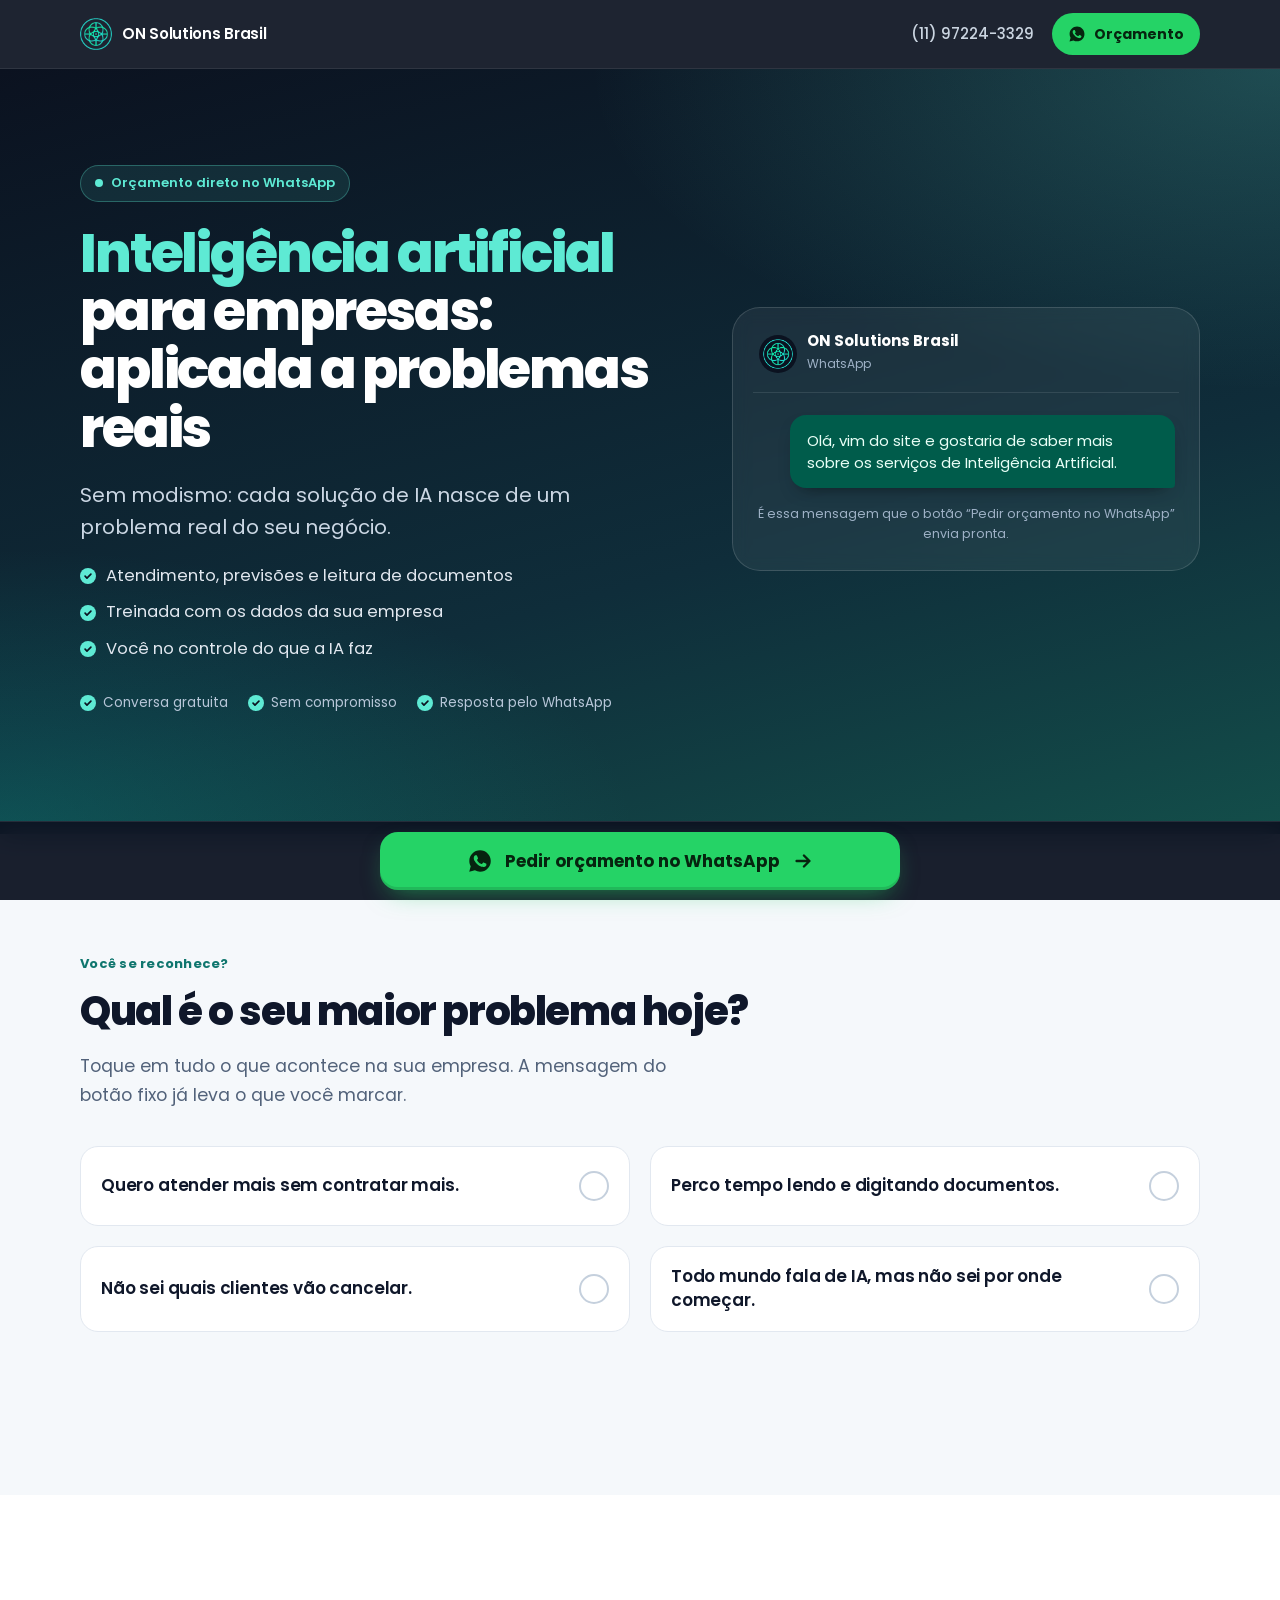
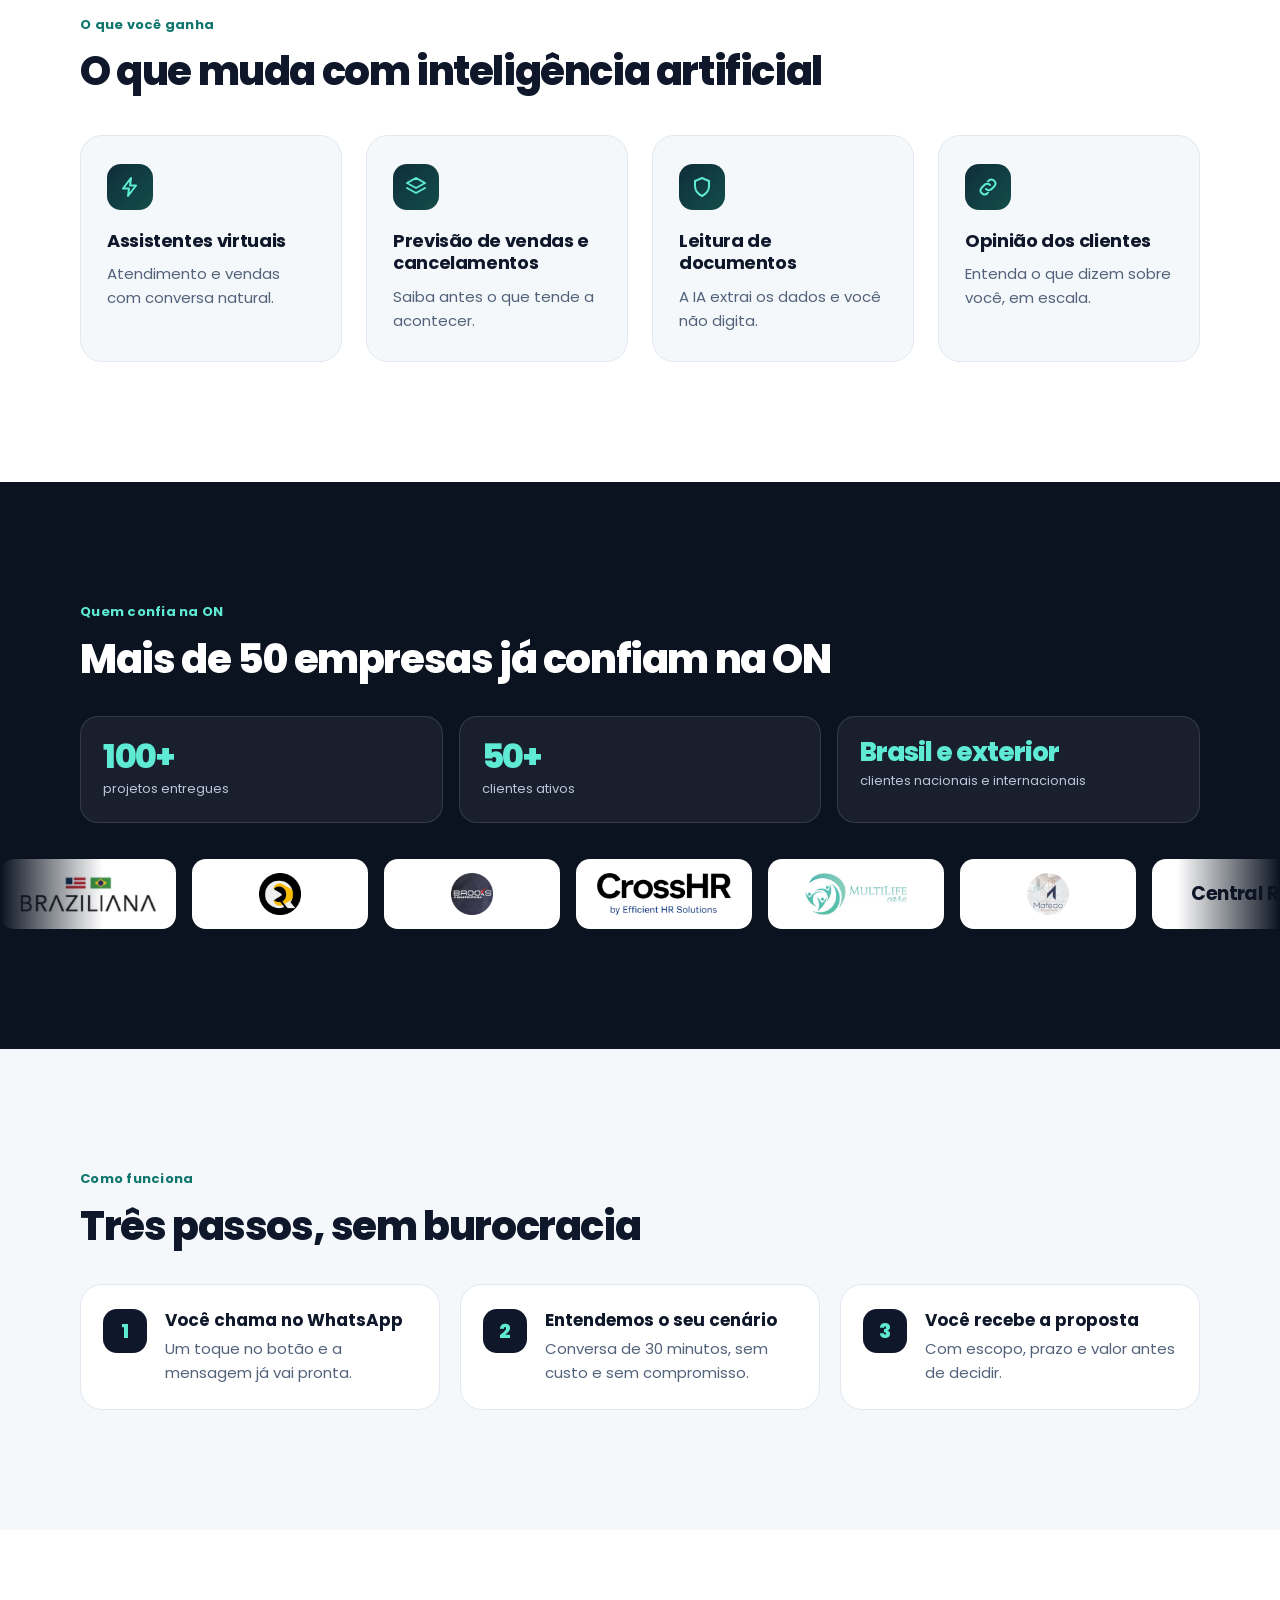
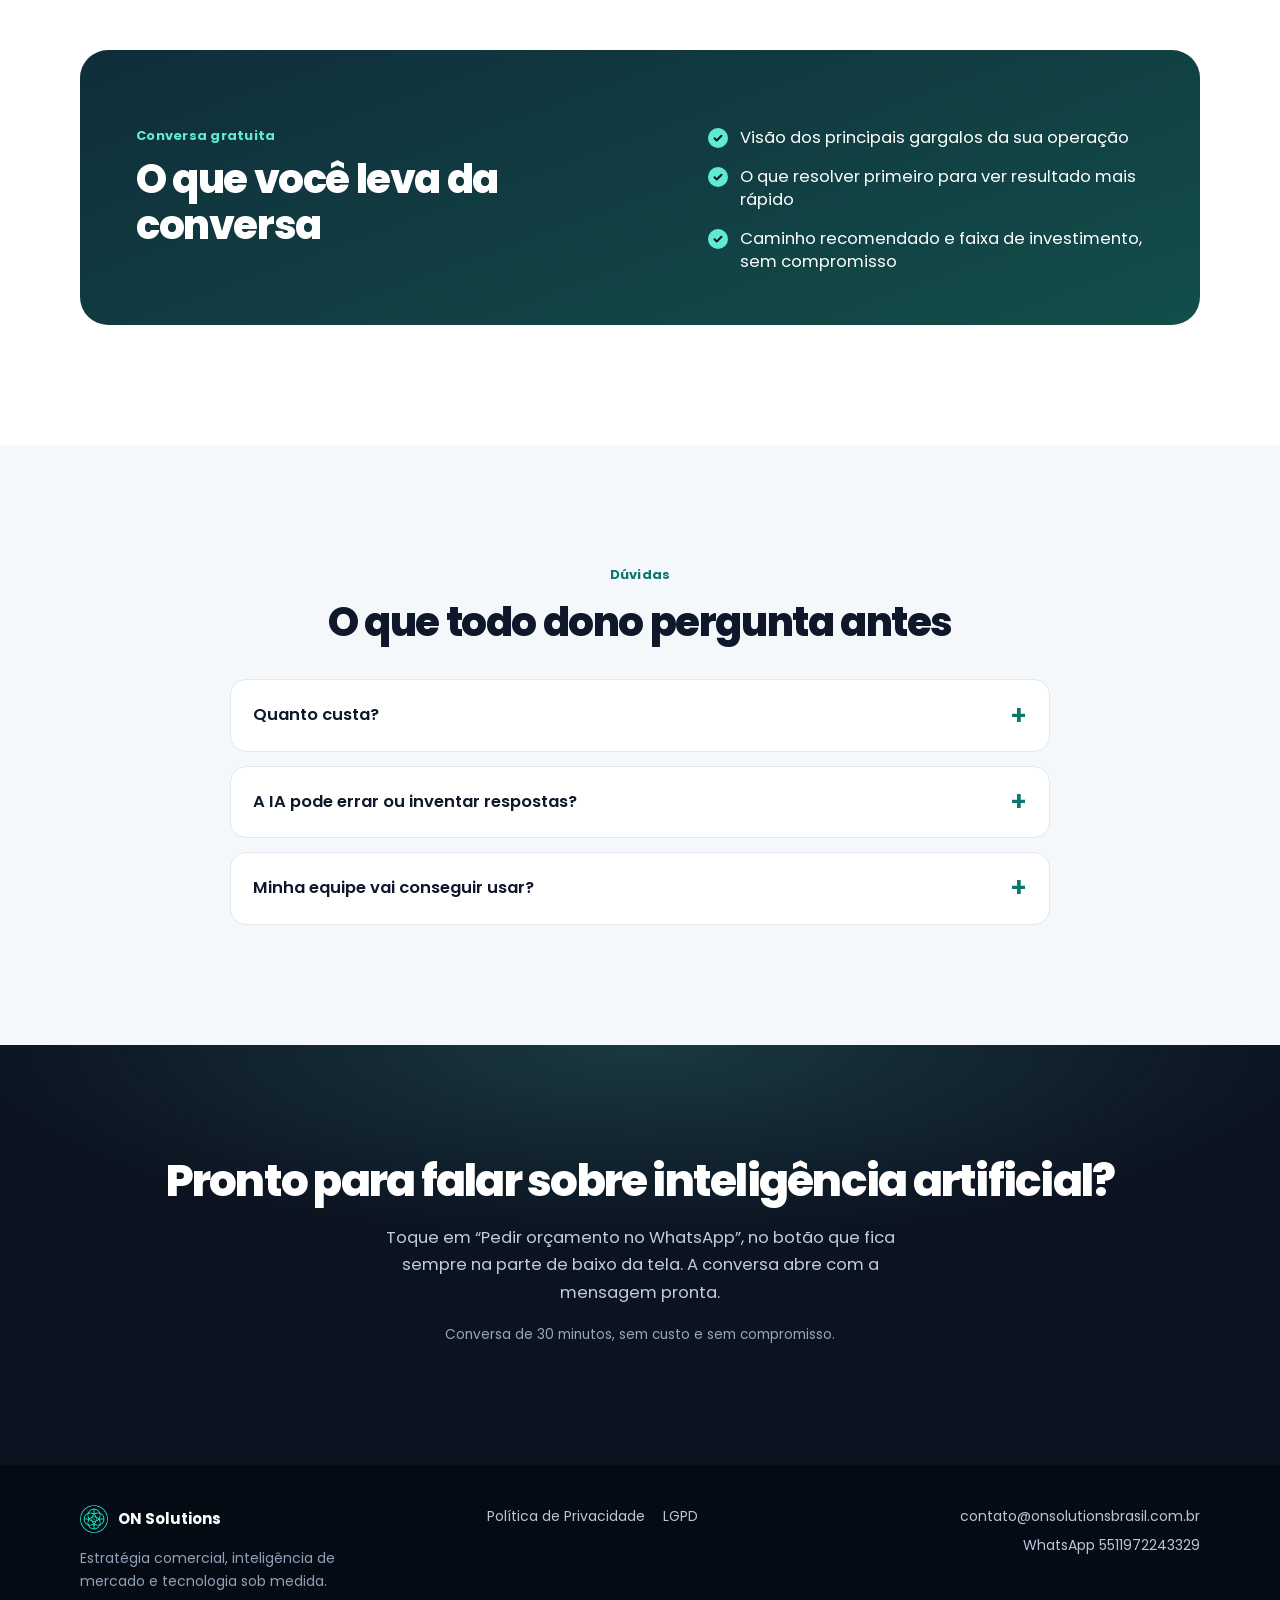
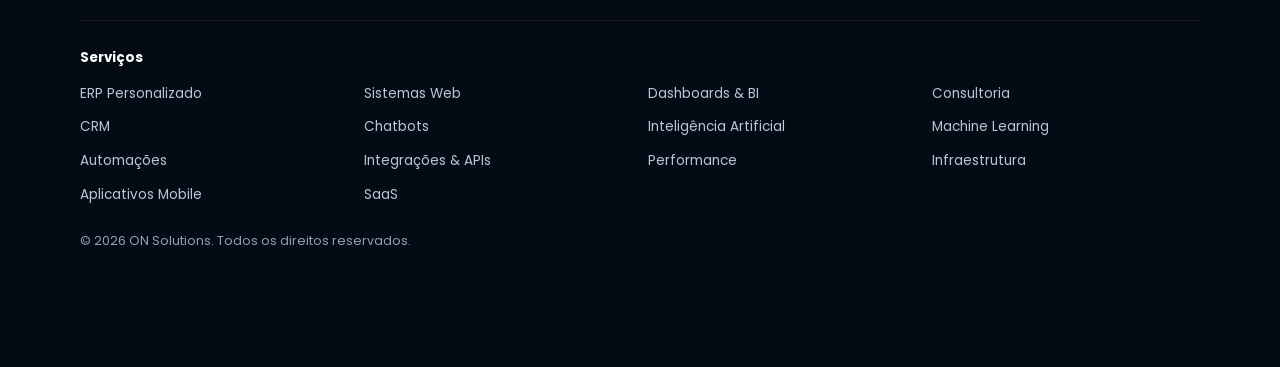
<file: index.html>
<!DOCTYPE html>
<html lang="pt-BR">
<head>
<meta charset="UTF-8">
<meta name="viewport" content="width=device-width, initial-scale=1, viewport-fit=cover">
<meta name="theme-color" content="#0B1220">
<title>IA Para Empresas | ON Solutions Brasil</title>
<meta name="description" content="Sem modismo: cada solução de IA nasce de um problema real do seu negócio.">
<meta name="robots" content="noindex,follow">
<link rel="canonical" href="https://onsolutionsbrasil.com.br/lp/inteligencia-artificial-para-empresas/">
<link rel="icon" type="image/png" sizes="any" href="assets/img/favicon.png">
<link rel="shortcut icon" type="image/png" href="assets/img/favicon.png">
<link rel="apple-touch-icon" href="assets/img/favicon.png">
<link rel="preconnect" href="https://fonts.googleapis.com">
<link rel="preconnect" href="https://fonts.gstatic.com" crossorigin>
<link href="https://fonts.googleapis.com/css2?family=Poppins:wght@400;500;600;700;800&display=swap" rel="stylesheet">
<link rel="stylesheet" href="css/styles.css">
<link rel="stylesheet" href="css/footer.css?v=2">
</head>
<body class="l2">
<header class="top"><div class="w top-in">
  <span class="brand"><img src="assets/img/logo-onsolutions.png" alt="ON Solutions Brasil" width="32" height="32"><span>ON Solutions<span class="br"> Brasil</span></span></span>
  <div class="top-r">
    <a class="top-phone" data-wa="Olá, vim do site e gostaria de saber mais sobre os serviços de Inteligência Artificial." data-pos="topo-telefone" data-wa-main href="#">(11) 97224-3329</a>
    <a class="top-btn" data-wa="Olá, vim do site e gostaria de saber mais sobre os serviços de Inteligência Artificial." data-pos="topo" data-wa-main href="#"><svg viewBox="0 0 24 24" aria-hidden="true"><path d="M12.04 2C6.58 2 2.13 6.45 2.13 11.91c0 1.75.46 3.45 1.32 4.95L2.05 22l5.25-1.38a9.9 9.9 0 0 0 4.74 1.21c5.46 0 9.91-4.45 9.91-9.91S17.5 2 12.04 2Zm5.8 14.1c-.25.69-1.45 1.32-2 1.37-.5.05-1.13.07-1.82-.11-.42-.13-.96-.31-1.65-.6-2.9-1.25-4.8-4.17-4.95-4.36-.14-.19-1.18-1.57-1.18-3s.75-2.13 1.02-2.42c.26-.29.57-.36.76-.36h.55c.18 0 .42-.07.65.5.25.58.83 2 .9 2.15.07.14.12.31.02.5-.09.19-.14.31-.28.48-.14.17-.3.37-.43.5-.14.14-.29.29-.12.58.17.29.74 1.22 1.59 1.97 1.09.97 2.01 1.27 2.3 1.41.29.14.46.12.63-.07.17-.19.72-.84.91-1.13.19-.29.38-.24.65-.14.26.1 1.67.79 1.96.93.29.14.48.22.55.34.07.12.07.7-.18 1.39Z"/></svg>Orçamento</a>
  </div>
</div></header>
<main class="view" data-kind="lp2" data-route="lp/inteligencia-artificial-para-empresas" data-service="Inteligência Artificial" data-title="IA Para Empresas | ON Solutions Brasil">
<section class="hero">
  <div class="w hero-grid">
    <div>
      <span class="badge"><i></i>Orçamento direto no WhatsApp</span>
      <h1 class="h"><mark>Inteligência artificial</mark> para empresas: aplicada a problemas reais</h1>
      <p class="sub">Sem modismo: cada solução de IA nasce de um problema real do seu negócio.</p>
      <ul class="points"><li>Atendimento, previsões e leitura de documentos</li><li>Treinada com os dados da sua empresa</li><li>Você no controle do que a IA faz</li></ul>
      <div class="trust"><span>Conversa gratuita</span><span>Sem compromisso</span><span>Resposta pelo WhatsApp</span></div>
    </div>
    <div class="chat">
      <div class="chat-head"><img src="assets/img/logo-onsolutions.png" alt="ON Solutions Brasil" width="38" height="38"><div><b>ON Solutions Brasil</b><small>WhatsApp</small></div></div>
      <div class="chat-body">
        <div class="bubble" data-bubble>Olá, vim do site e gostaria de saber mais sobre os serviços de Inteligência Artificial.</div>
        <div class="chat-hint">É essa mensagem que o botão “Pedir orçamento no WhatsApp” envia pronta.</div>
      </div>
    </div>
  </div>
</section>
<section class="sec" id="dores">
  <div class="w">
    <div class="eyebrow">Você se reconhece?</div>
    <h2 class="t2">Qual é o seu maior problema hoje?</h2>
    <p class="lead2">Toque em tudo o que acontece na sua empresa. A mensagem do botão fixo já leva o que você marcar.</p>
    <div class="pains" role="group" aria-label="Seu maior desafio"><button type="button" class="pain" aria-pressed="false" data-q="Quero atender mais sem contratar mais."><span class="qt">Quero atender mais sem contratar mais.</span><span class="ck"><svg viewBox="0 0 24 24" aria-hidden="true"><path d="M5 12.5l4.5 4.5L19 7.5"/></svg></span></button><button type="button" class="pain" aria-pressed="false" data-q="Perco tempo lendo e digitando documentos."><span class="qt">Perco tempo lendo e digitando documentos.</span><span class="ck"><svg viewBox="0 0 24 24" aria-hidden="true"><path d="M5 12.5l4.5 4.5L19 7.5"/></svg></span></button><button type="button" class="pain" aria-pressed="false" data-q="Não sei quais clientes vão cancelar."><span class="qt">Não sei quais clientes vão cancelar.</span><span class="ck"><svg viewBox="0 0 24 24" aria-hidden="true"><path d="M5 12.5l4.5 4.5L19 7.5"/></svg></span></button><button type="button" class="pain" aria-pressed="false" data-q="Todo mundo fala de IA, mas não sei por onde começar."><span class="qt">Todo mundo fala de IA, mas não sei por onde começar.</span><span class="ck"><svg viewBox="0 0 24 24" aria-hidden="true"><path d="M5 12.5l4.5 4.5L19 7.5"/></svg></span></button></div>
    <p class="pains-hint" aria-live="polite" data-hint></p>
  </div>
</section>
<section class="sec sec-w" id="beneficios">
  <div class="w">
    <div class="eyebrow">O que você ganha</div>
    <h2 class="t2">O que muda com inteligência artificial</h2>
    <div class="bens"><div class="ben"><div class="bi"><svg viewBox="0 0 24 24" aria-hidden="true"><path d="M13 3L5 13.5h6L10 21l8-10.5h-6z"/></svg></div><h3>Assistentes virtuais</h3><p>Atendimento e vendas com conversa natural.</p></div><div class="ben"><div class="bi"><svg viewBox="0 0 24 24" aria-hidden="true"><path d="M12 3l9 5-9 5-9-5z"/><path d="M3 13l9 5 9-5"/></svg></div><h3>Previsão de vendas e cancelamentos</h3><p>Saiba antes o que tende a acontecer.</p></div><div class="ben"><div class="bi"><svg viewBox="0 0 24 24" aria-hidden="true"><path d="M12 3l7 3v5c0 4.5-3 8-7 10-4-2-7-5.5-7-10V6z"/></svg></div><h3>Leitura de documentos</h3><p>A IA extrai os dados e você não digita.</p></div><div class="ben"><div class="bi"><svg viewBox="0 0 24 24" aria-hidden="true"><path d="M10 14a4 4 0 005.6 0l3-3a4 4 0 00-5.6-5.6l-1 1"/><path d="M14 10a4 4 0 00-5.6 0l-3 3a4 4 0 005.6 5.6l1-1"/></svg></div><h3>Opinião dos clientes</h3><p>Entenda o que dizem sobre você, em escala.</p></div></div>
  </div>
</section>
<section class="sec proof" id="clientes">
  <div class="w">
    <div class="eyebrow">Quem confia na ON</div>
    <h2 class="t2">Mais de 50 empresas já confiam na ON</h2>
    <div class="stats">
      <div class="stat"><b>100+</b><span>projetos entregues</span></div>
      <div class="stat"><b>50+</b><span>clientes ativos</span></div>
      <div class="stat wide"><b>Brasil e exterior</b><span>clientes nacionais e internacionais</span></div>
    </div>
  </div>
  <div class="marq marquee" data-marquee aria-label="Clientes da ON Solutions"><div class="track" data-track><div class="chip"><img src="assets/img/cliente-braziliana.png" alt="Logo Braziliana" decoding="async"></div><div class="chip"><img src="assets/img/cliente-quatri.png" alt="Logo Quatri Automação" decoding="async"></div><div class="chip"><img src="assets/img/cliente-brooks.png" alt="Logo Brooks Construtora" decoding="async"></div><div class="chip"><img src="assets/img/cliente-crosshr.png" alt="Logo CrossHR" decoding="async"></div><div class="chip"><img src="assets/img/cliente-multilife.png" alt="Logo MultiLife Care" decoding="async"></div><div class="chip"><img src="assets/img/cliente-mafedo.png" alt="Logo Mafedo Engenharia" decoding="async"></div><div class="chip"><span class="wm">Central RZ</span></div></div></div>
</section>
<section class="sec" id="como-funciona">
  <div class="w">
    <div class="eyebrow">Como funciona</div>
    <h2 class="t2">Três passos, sem burocracia</h2>
    <div class="steps2"><div class="st"><div class="n">1</div><div><b>Você chama no WhatsApp</b><p>Um toque no botão e a mensagem já vai pronta.</p></div></div><div class="st"><div class="n">2</div><div><b>Entendemos o seu cenário</b><p>Conversa de 30 minutos, sem custo e sem compromisso.</p></div></div><div class="st"><div class="n">3</div><div><b>Você recebe a proposta</b><p>Com escopo, prazo e valor antes de decidir.</p></div></div></div>
  </div>
</section>
<section class="sec sec-w" id="oferta">
  <div class="w">
    <div class="offer">
      <div>
        <div class="eyebrow" style="color:var(--mint)">Conversa gratuita</div>
        <h2 class="t2">O que você leva da conversa</h2>
      </div>
      <ul>
        <li>Visão dos principais gargalos da sua operação</li>
        <li>O que resolver primeiro para ver resultado mais rápido</li>
        <li>Caminho recomendado e faixa de investimento, sem compromisso</li>
      </ul>
    </div>
  </div>
</section>
<section class="sec" id="duvidas">
  <div class="w">
    <div class="eyebrow">Dúvidas</div>
    <h2 class="t2">O que todo dono pergunta antes</h2>
    <div class="faq"><details><summary>Quanto custa?</summary><p>Depende do que a sua empresa precisa. Na conversa gratuita entendemos o seu cenário e você recebe uma proposta com escopo, prazo e valor antes de decidir.</p></details><details><summary>A IA pode errar ou inventar respostas?</summary><p>Desenhamos com limites claros, treinamos com os dados da sua empresa e acompanhamos a qualidade das respostas.</p></details><details><summary>Minha equipe vai conseguir usar?</summary><p>A solução é desenhada em cima da rotina que sua equipe já tem, e não o contrário. Treinamos o time e acompanhamos o início de uso até todo mundo estar seguro.</p></details></div>
  </div>
</section>
<section class="final" id="conversa">
  <div class="w">
    <h2 class="h2 final-t">Pronto para falar sobre inteligência artificial?</h2>
    <p class="lead3">Toque em “Pedir orçamento no WhatsApp”, no botão que fica sempre na parte de baixo da tela. A conversa abre com a mensagem pronta.</p>
    <p class="note">Conversa de 30 minutos, sem custo e sem compromisso.</p>
  </div>
</section>
</main>
<footer class="lfoot"><div class="lfoot-in">
  <div class="lfoot-top">
    <div class="lfoot-brand">
      <a class="lfoot-logo" href="index.html"><img src="assets/img/logo-onsolutions.png" alt="" width="28" height="28"><span>ON Solutions</span></a>
      <p>Estratégia comercial, inteligência de mercado e tecnologia sob medida.</p>
    </div>
    <nav class="lfoot-links" aria-label="Links legais">
      <a href="politica-de-privacidade.html">Política de Privacidade</a>
      <a href="lgpd.html">LGPD</a>
    </nav>
    <div class="lfoot-contact">
      <a href="mailto:contato@onsolutionsbrasil.com.br">contato@onsolutionsbrasil.com.br</a>
      <a href="https://wa.me/5511972243329">WhatsApp 5511972243329</a>
    </div>
  </div>
  <div class="lfoot-services">
    <h2>Serviços</h2>
    <ul>
      <li><span>ERP Personalizado</span></li>
      <li><span>Sistemas Web</span></li>
      <li><span>Dashboards &amp; BI</span></li>
      <li><span>Consultoria</span></li>
      <li><span>CRM</span></li>
      <li><span>Chatbots</span></li>
      <li><a href="index.html">Inteligência Artificial</a></li>
      <li><span>Machine Learning</span></li>
      <li><span>Automações</span></li>
      <li><span>Integrações &amp; APIs</span></li>
      <li><span>Performance</span></li>
      <li><span>Infraestrutura</span></li>
      <li><span>Aplicativos Mobile</span></li>
      <li><span>SaaS</span></li>
    </ul>
  </div>
  <p class="lfoot-copy">© 2026 ON Solutions. Todos os direitos reservados.</p>
</div></footer>
<div class="sticky"><a class="cta" data-wa="Olá, vim do site e gostaria de saber mais sobre os serviços de Inteligência Artificial." data-pos="barra-fixa" data-wa-main href="#"><svg viewBox="0 0 24 24" aria-hidden="true"><path d="M12.04 2C6.58 2 2.13 6.45 2.13 11.91c0 1.75.46 3.45 1.32 4.95L2.05 22l5.25-1.38a9.9 9.9 0 0 0 4.74 1.21c5.46 0 9.91-4.45 9.91-9.91S17.5 2 12.04 2Zm5.8 14.1c-.25.69-1.45 1.32-2 1.37-.5.05-1.13.07-1.82-.11-.42-.13-.96-.31-1.65-.6-2.9-1.25-4.8-4.17-4.95-4.36-.14-.19-1.18-1.57-1.18-3s.75-2.13 1.02-2.42c.26-.29.57-.36.76-.36h.55c.18 0 .42-.07.65.5.25.58.83 2 .9 2.15.07.14.12.31.02.5-.09.19-.14.31-.28.48-.14.17-.3.37-.43.5-.14.14-.29.29-.12.58.17.29.74 1.22 1.59 1.97 1.09.97 2.01 1.27 2.3 1.41.29.14.46.12.63-.07.17-.19.72-.84.91-1.13.19-.29.38-.24.65-.14.26.1 1.67.79 1.96.93.29.14.48.22.55.34.07.12.07.7-.18 1.39Z"/></svg><span>Pedir orçamento no WhatsApp</span><svg class="arr" viewBox="0 0 24 24" aria-hidden="true"><path d="M5 12h14M13 6l6 6-6 6"/></svg></a></div>
<script src="js/main.js"></script>
</body>
</html>
</file>
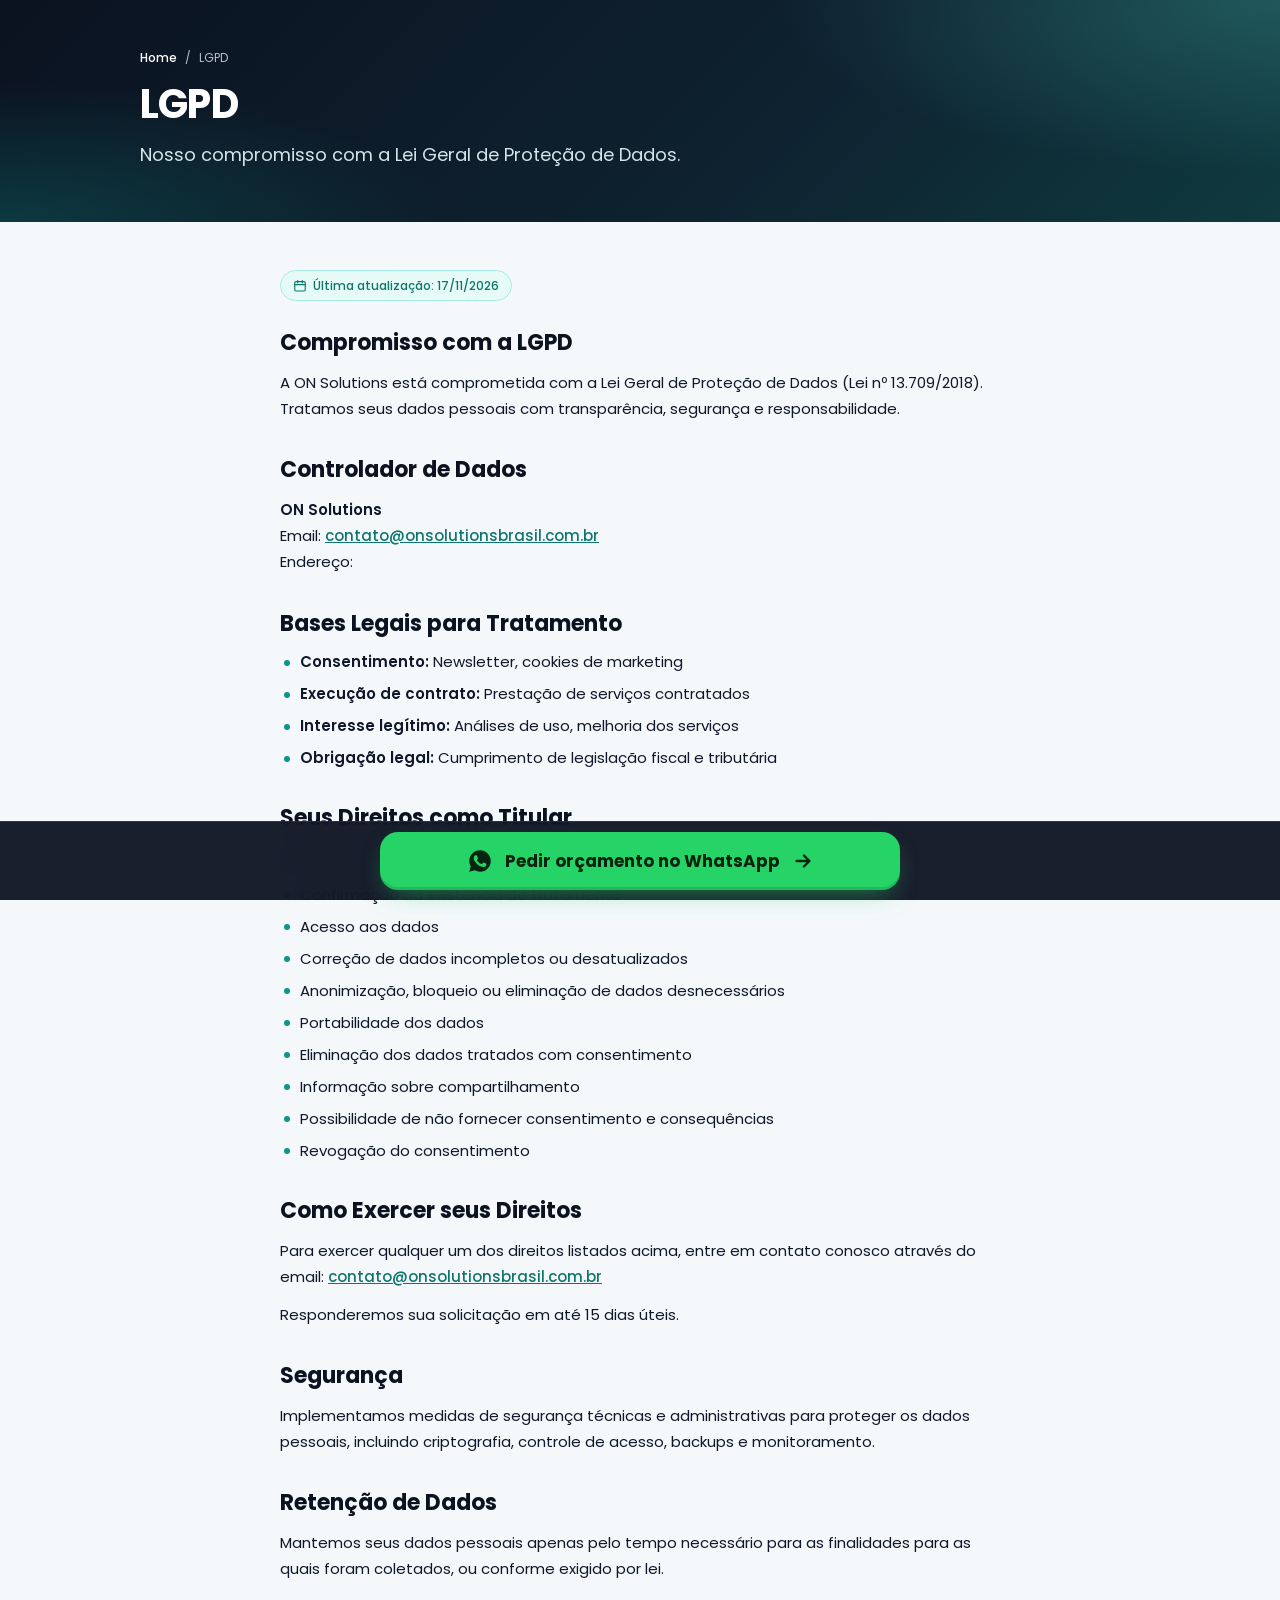
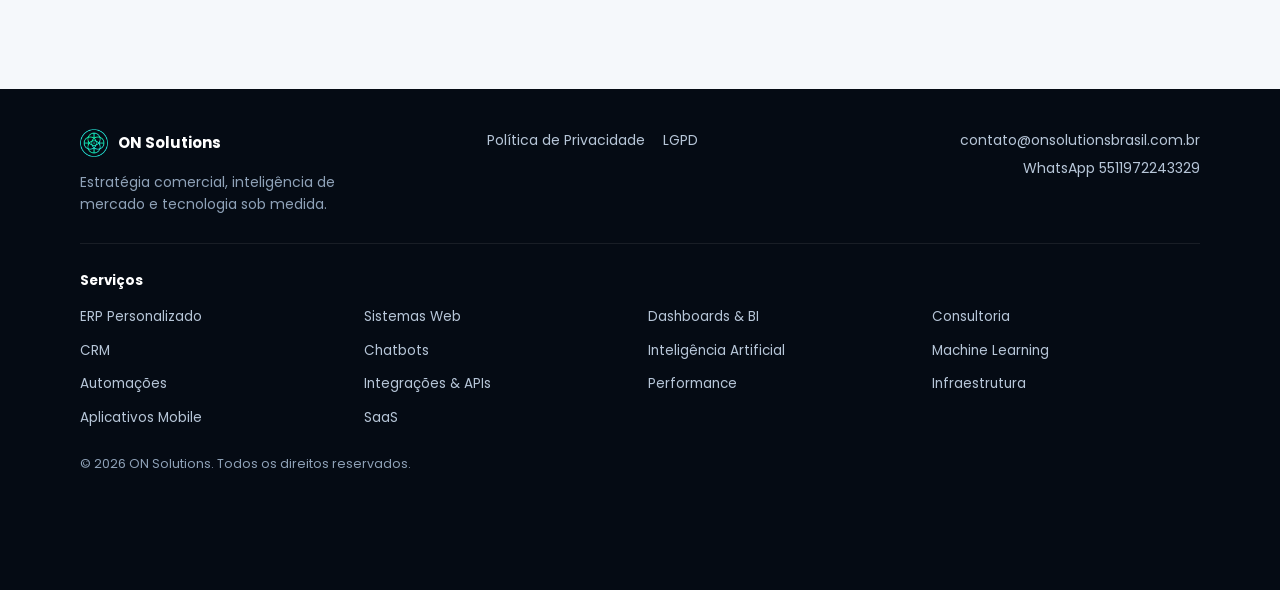
<file: lgpd.html>
<!DOCTYPE html>
<html lang="pt-BR">
<head>
<meta charset="UTF-8">
<meta name="viewport" content="width=device-width, initial-scale=1, viewport-fit=cover">
<meta name="theme-color" content="#0B1220">
<title>LGPD | ON Solutions Brasil</title>
<meta name="robots" content="noindex,follow">
<link rel="icon" type="image/png" sizes="any" href="assets/img/favicon.png">
<link rel="apple-touch-icon" href="assets/img/favicon.png">
<link rel="preconnect" href="https://fonts.googleapis.com">
<link rel="preconnect" href="https://fonts.gstatic.com" crossorigin>
<link href="https://fonts.googleapis.com/css2?family=Poppins:wght@400;500;600;700;800&display=swap" rel="stylesheet">
<link rel="stylesheet" href="css/styles.css">
<link rel="stylesheet" href="css/legal.css?v=4">
<link rel="stylesheet" href="css/footer.css?v=2">
</head>
<body class="l2">
<section class="legal-hero"><div class="legal-in">
  <nav class="crumbs" aria-label="Breadcrumb"><a href="index.html">Home</a><span>/</span><span aria-current="page">LGPD</span></nav>
  <h1>LGPD</h1>
  <p>Nosso compromisso com a Lei Geral de Proteção de Dados.</p>
</div></section>

<main class="legal-main"><div class="legal-wrap">
  <p class="updated"><svg width="14" height="14" viewBox="0 0 24 24" aria-hidden="true"><rect x="3" y="4.5" width="18" height="16" rx="2"/><path d="M3 9.5h18M8 2.5v4M16 2.5v4"/></svg> Última atualização: 17/11/2026</p>

  <section class="legal-sec">
    <h2>Compromisso com a LGPD</h2>
    <p>A ON Solutions está comprometida com a Lei Geral de Proteção de Dados (Lei nº 13.709/2018). Tratamos seus dados pessoais com transparência, segurança e responsabilidade.</p>
  </section>

  <section class="legal-sec">
    <h2>Controlador de Dados</h2>
    <p><strong>ON Solutions</strong><br>Email: <a href="mailto:contato@onsolutionsbrasil.com.br">contato@onsolutionsbrasil.com.br</a><br>Endereço:</p>
  </section>

  <section class="legal-sec">
    <h2>Bases Legais para Tratamento</h2>
    <ul>
      <li><strong>Consentimento:</strong> Newsletter, cookies de marketing</li>
      <li><strong>Execução de contrato:</strong> Prestação de serviços contratados</li>
      <li><strong>Interesse legítimo:</strong> Análises de uso, melhoria dos serviços</li>
      <li><strong>Obrigação legal:</strong> Cumprimento de legislação fiscal e tributária</li>
    </ul>
  </section>

  <section class="legal-sec">
    <h2>Seus Direitos como Titular</h2>
    <p>Conforme a LGPD, você possui os seguintes direitos:</p>
    <ul>
      <li>Confirmação da existência de tratamento</li>
      <li>Acesso aos dados</li>
      <li>Correção de dados incompletos ou desatualizados</li>
      <li>Anonimização, bloqueio ou eliminação de dados desnecessários</li>
      <li>Portabilidade dos dados</li>
      <li>Eliminação dos dados tratados com consentimento</li>
      <li>Informação sobre compartilhamento</li>
      <li>Possibilidade de não fornecer consentimento e consequências</li>
      <li>Revogação do consentimento</li>
    </ul>
  </section>

  <section class="legal-sec">
    <h2>Como Exercer seus Direitos</h2>
    <p>Para exercer qualquer um dos direitos listados acima, entre em contato conosco através do email: <a href="mailto:contato@onsolutionsbrasil.com.br">contato@onsolutionsbrasil.com.br</a></p>
    <p>Responderemos sua solicitação em até 15 dias úteis.</p>
  </section>

  <section class="legal-sec">
    <h2>Segurança</h2>
    <p>Implementamos medidas de segurança técnicas e administrativas para proteger os dados pessoais, incluindo criptografia, controle de acesso, backups e monitoramento.</p>
  </section>

  <section class="legal-sec">
    <h2>Retenção de Dados</h2>
    <p>Mantemos seus dados pessoais apenas pelo tempo necessário para as finalidades para as quais foram coletados, ou conforme exigido por lei.</p>
  </section>

</div></main>

<footer class="lfoot"><div class="lfoot-in">
  <div class="lfoot-top">
    <div class="lfoot-brand">
      <a class="lfoot-logo" href="index.html"><img src="assets/img/logo-onsolutions.png" alt="" width="28" height="28"><span>ON Solutions</span></a>
      <p>Estratégia comercial, inteligência de mercado e tecnologia sob medida.</p>
    </div>
    <nav class="lfoot-links" aria-label="Links legais">
      <a href="politica-de-privacidade.html">Política de Privacidade</a>
      <a href="lgpd.html">LGPD</a>
    </nav>
    <div class="lfoot-contact">
      <a href="mailto:contato@onsolutionsbrasil.com.br">contato@onsolutionsbrasil.com.br</a>
      <a href="https://wa.me/5511972243329">WhatsApp 5511972243329</a>
    </div>
  </div>
  <div class="lfoot-services">
    <h2>Serviços</h2>
    <ul>
      <li><span>ERP Personalizado</span></li>
      <li><span>Sistemas Web</span></li>
      <li><span>Dashboards &amp; BI</span></li>
      <li><span>Consultoria</span></li>
      <li><span>CRM</span></li>
      <li><span>Chatbots</span></li>
      <li><a href="index.html">Inteligência Artificial</a></li>
      <li><span>Machine Learning</span></li>
      <li><span>Automações</span></li>
      <li><span>Integrações &amp; APIs</span></li>
      <li><span>Performance</span></li>
      <li><span>Infraestrutura</span></li>
      <li><span>Aplicativos Mobile</span></li>
      <li><span>SaaS</span></li>
    </ul>
  </div>
  <p class="lfoot-copy">© 2026 ON Solutions. Todos os direitos reservados.</p>
</div></footer>
<div class="sticky"><a class="cta" data-wa="Olá, vim do site e gostaria de saber mais sobre os serviços de Inteligência Artificial." data-pos="barra-fixa" data-wa-main href="#"><svg viewBox="0 0 24 24" aria-hidden="true"><path d="M12.04 2C6.58 2 2.13 6.45 2.13 11.91c0 1.75.46 3.45 1.32 4.95L2.05 22l5.25-1.38a9.9 9.9 0 0 0 4.74 1.21c5.46 0 9.91-4.45 9.91-9.91S17.5 2 12.04 2Zm5.8 14.1c-.25.69-1.45 1.32-2 1.37-.5.05-1.13.07-1.82-.11-.42-.13-.96-.31-1.65-.6-2.9-1.25-4.8-4.17-4.95-4.36-.14-.19-1.18-1.57-1.18-3s.75-2.13 1.02-2.42c.26-.29.57-.36.76-.36h.55c.18 0 .42-.07.65.5.25.58.83 2 .9 2.15.07.14.12.31.02.5-.09.19-.14.31-.28.48-.14.17-.3.37-.43.5-.14.14-.29.29-.12.58.17.29.74 1.22 1.59 1.97 1.09.97 2.01 1.27 2.3 1.41.29.14.46.12.63-.07.17-.19.72-.84.91-1.13.19-.29.38-.24.65-.14.26.1 1.67.79 1.96.93.29.14.48.22.55.34.07.12.07.7-.18 1.39Z"/></svg><span>Pedir orçamento no WhatsApp</span><svg class="arr" viewBox="0 0 24 24" aria-hidden="true"><path d="M5 12h14M13 6l6 6-6 6"/></svg></a></div>
<script src="js/main.js"></script>
</body>
</html>
</file>
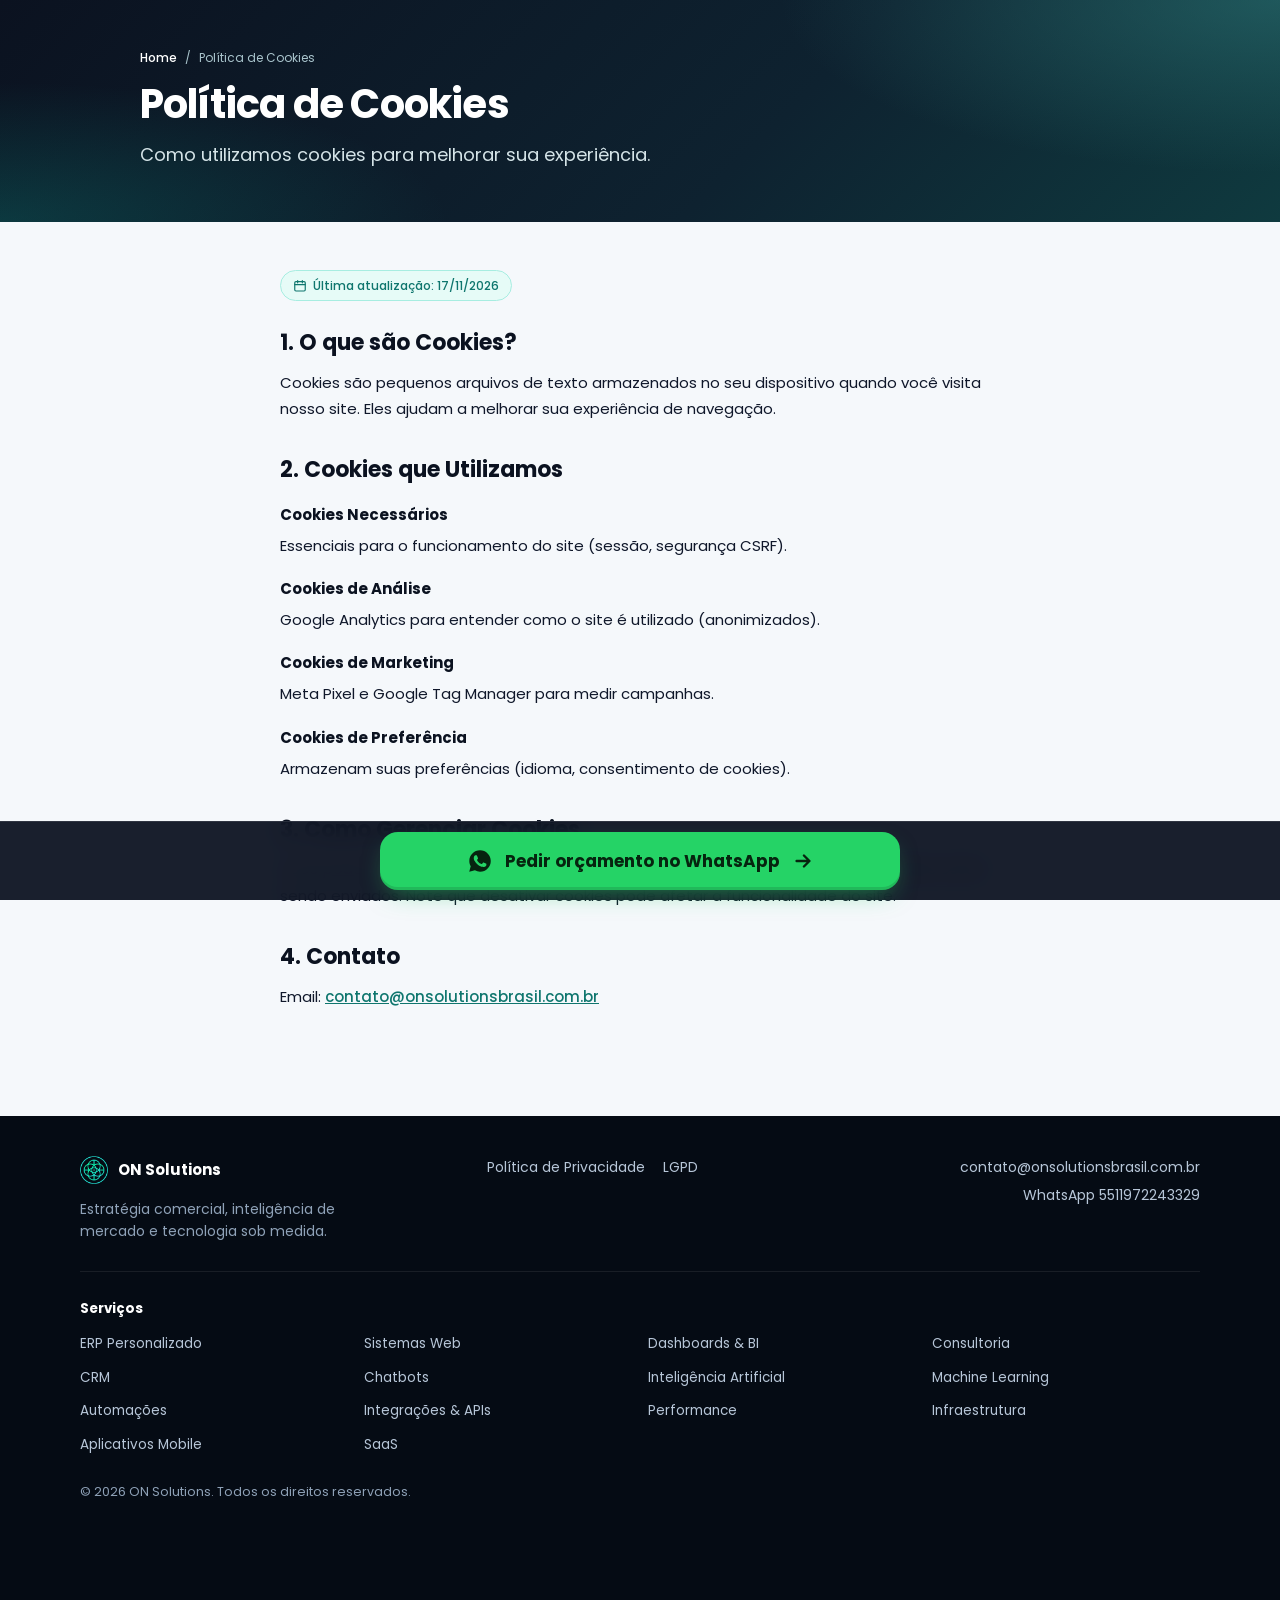
<file: politica-de-cookies.html>
<!DOCTYPE html>
<html lang="pt-BR">
<head>
<meta charset="UTF-8">
<meta name="viewport" content="width=device-width, initial-scale=1, viewport-fit=cover">
<meta name="theme-color" content="#0B1220">
<title>Política de Cookies | ON Solutions Brasil</title>
<meta name="robots" content="noindex,follow">
<link rel="icon" type="image/png" sizes="any" href="assets/img/favicon.png">
<link rel="apple-touch-icon" href="assets/img/favicon.png">
<link rel="preconnect" href="https://fonts.googleapis.com">
<link rel="preconnect" href="https://fonts.gstatic.com" crossorigin>
<link href="https://fonts.googleapis.com/css2?family=Poppins:wght@400;500;600;700;800&display=swap" rel="stylesheet">
<link rel="stylesheet" href="css/styles.css">
<link rel="stylesheet" href="css/legal.css?v=4">
<link rel="stylesheet" href="css/footer.css?v=2">
</head>
<body class="l2">
<section class="legal-hero"><div class="legal-in">
  <nav class="crumbs" aria-label="Breadcrumb"><a href="index.html">Home</a><span>/</span><span aria-current="page">Política de Cookies</span></nav>
  <h1>Política de Cookies</h1>
  <p>Como utilizamos cookies para melhorar sua experiência.</p>
</div></section>

<main class="legal-main"><div class="legal-wrap">
  <p class="updated"><svg width="14" height="14" viewBox="0 0 24 24" aria-hidden="true"><rect x="3" y="4.5" width="18" height="16" rx="2"/><path d="M3 9.5h18M8 2.5v4M16 2.5v4"/></svg> Última atualização: 17/11/2026</p>

  <section class="legal-sec">
    <h2>1. O que são Cookies?</h2>
    <p>Cookies são pequenos arquivos de texto armazenados no seu dispositivo quando você visita nosso site. Eles ajudam a melhorar sua experiência de navegação.</p>
  </section>

  <section class="legal-sec">
    <h2>2. Cookies que Utilizamos</h2>
    <h3>Cookies Necessários</h3>
    <p>Essenciais para o funcionamento do site (sessão, segurança CSRF).</p>
    <h3>Cookies de Análise</h3>
    <p>Google Analytics para entender como o site é utilizado (anonimizados).</p>
    <h3>Cookies de Marketing</h3>
    <p>Meta Pixel e Google Tag Manager para medir campanhas.</p>
    <h3>Cookies de Preferência</h3>
    <p>Armazenam suas preferências (idioma, consentimento de cookies).</p>
  </section>

  <section class="legal-sec">
    <h2>3. Como Gerenciar Cookies</h2>
    <p>Você pode configurar seu navegador para recusar cookies ou alertá-lo quando cookies estão sendo enviados. Note que desativar cookies pode afetar a funcionalidade do site.</p>
  </section>

  <section class="legal-sec">
    <h2>4. Contato</h2>
    <p>Email: <a href="mailto:contato@onsolutionsbrasil.com.br">contato@onsolutionsbrasil.com.br</a></p>
  </section>

</div></main>

<footer class="lfoot"><div class="lfoot-in">
  <div class="lfoot-top">
    <div class="lfoot-brand">
      <a class="lfoot-logo" href="index.html"><img src="assets/img/logo-onsolutions.png" alt="" width="28" height="28"><span>ON Solutions</span></a>
      <p>Estratégia comercial, inteligência de mercado e tecnologia sob medida.</p>
    </div>
    <nav class="lfoot-links" aria-label="Links legais">
      <a href="politica-de-privacidade.html">Política de Privacidade</a>
      <a href="lgpd.html">LGPD</a>
    </nav>
    <div class="lfoot-contact">
      <a href="mailto:contato@onsolutionsbrasil.com.br">contato@onsolutionsbrasil.com.br</a>
      <a href="https://wa.me/5511972243329">WhatsApp 5511972243329</a>
    </div>
  </div>
  <div class="lfoot-services">
    <h2>Serviços</h2>
    <ul>
      <li><span>ERP Personalizado</span></li>
      <li><span>Sistemas Web</span></li>
      <li><span>Dashboards &amp; BI</span></li>
      <li><span>Consultoria</span></li>
      <li><span>CRM</span></li>
      <li><span>Chatbots</span></li>
      <li><a href="index.html">Inteligência Artificial</a></li>
      <li><span>Machine Learning</span></li>
      <li><span>Automações</span></li>
      <li><span>Integrações &amp; APIs</span></li>
      <li><span>Performance</span></li>
      <li><span>Infraestrutura</span></li>
      <li><span>Aplicativos Mobile</span></li>
      <li><span>SaaS</span></li>
    </ul>
  </div>
  <p class="lfoot-copy">© 2026 ON Solutions. Todos os direitos reservados.</p>
</div></footer>
<div class="sticky"><a class="cta" data-wa="Olá, vim do site e gostaria de saber mais sobre os serviços de Inteligência Artificial." data-pos="barra-fixa" data-wa-main href="#"><svg viewBox="0 0 24 24" aria-hidden="true"><path d="M12.04 2C6.58 2 2.13 6.45 2.13 11.91c0 1.75.46 3.45 1.32 4.95L2.05 22l5.25-1.38a9.9 9.9 0 0 0 4.74 1.21c5.46 0 9.91-4.45 9.91-9.91S17.5 2 12.04 2Zm5.8 14.1c-.25.69-1.45 1.32-2 1.37-.5.05-1.13.07-1.82-.11-.42-.13-.96-.31-1.65-.6-2.9-1.25-4.8-4.17-4.95-4.36-.14-.19-1.18-1.57-1.18-3s.75-2.13 1.02-2.42c.26-.29.57-.36.76-.36h.55c.18 0 .42-.07.65.5.25.58.83 2 .9 2.15.07.14.12.31.02.5-.09.19-.14.31-.28.48-.14.17-.3.37-.43.5-.14.14-.29.29-.12.58.17.29.74 1.22 1.59 1.97 1.09.97 2.01 1.27 2.3 1.41.29.14.46.12.63-.07.17-.19.72-.84.91-1.13.19-.29.38-.24.65-.14.26.1 1.67.79 1.96.93.29.14.48.22.55.34.07.12.07.7-.18 1.39Z"/></svg><span>Pedir orçamento no WhatsApp</span><svg class="arr" viewBox="0 0 24 24" aria-hidden="true"><path d="M5 12h14M13 6l6 6-6 6"/></svg></a></div>
<script src="js/main.js"></script>
</body>
</html>
</file>
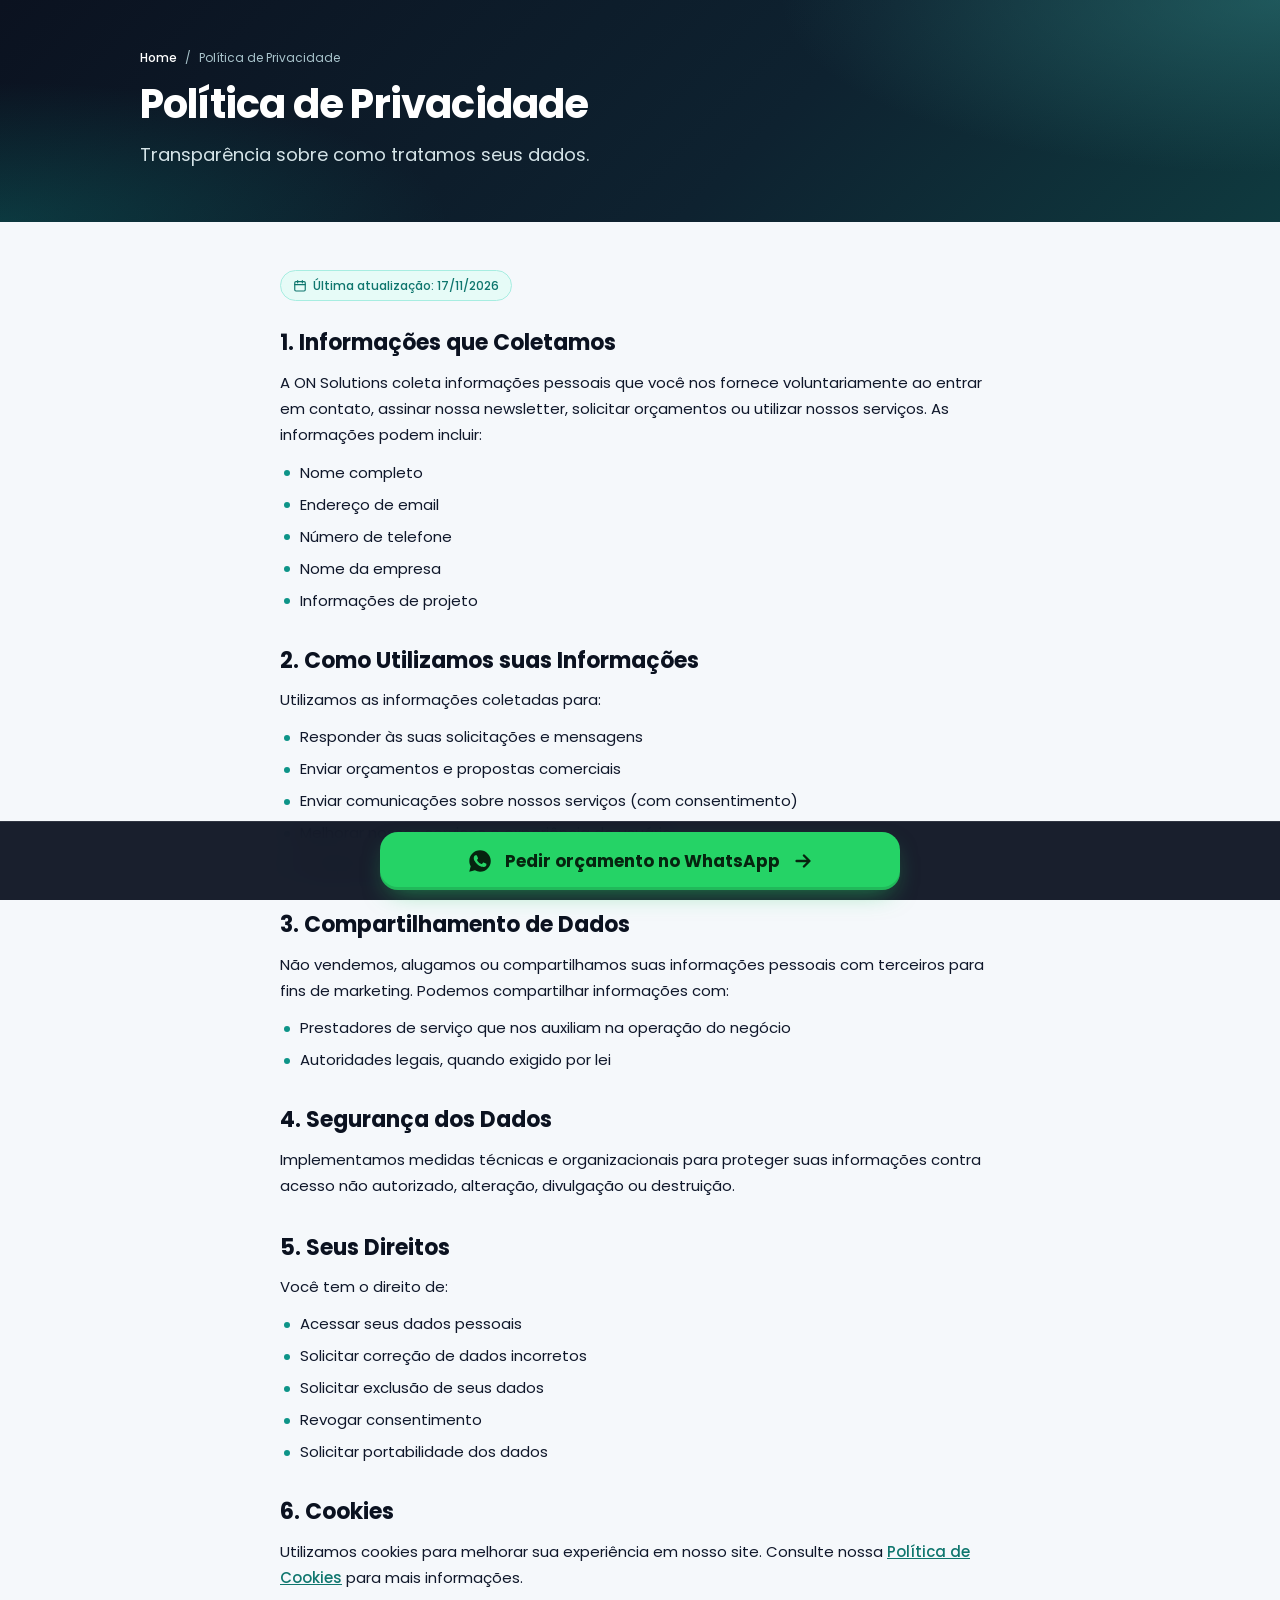
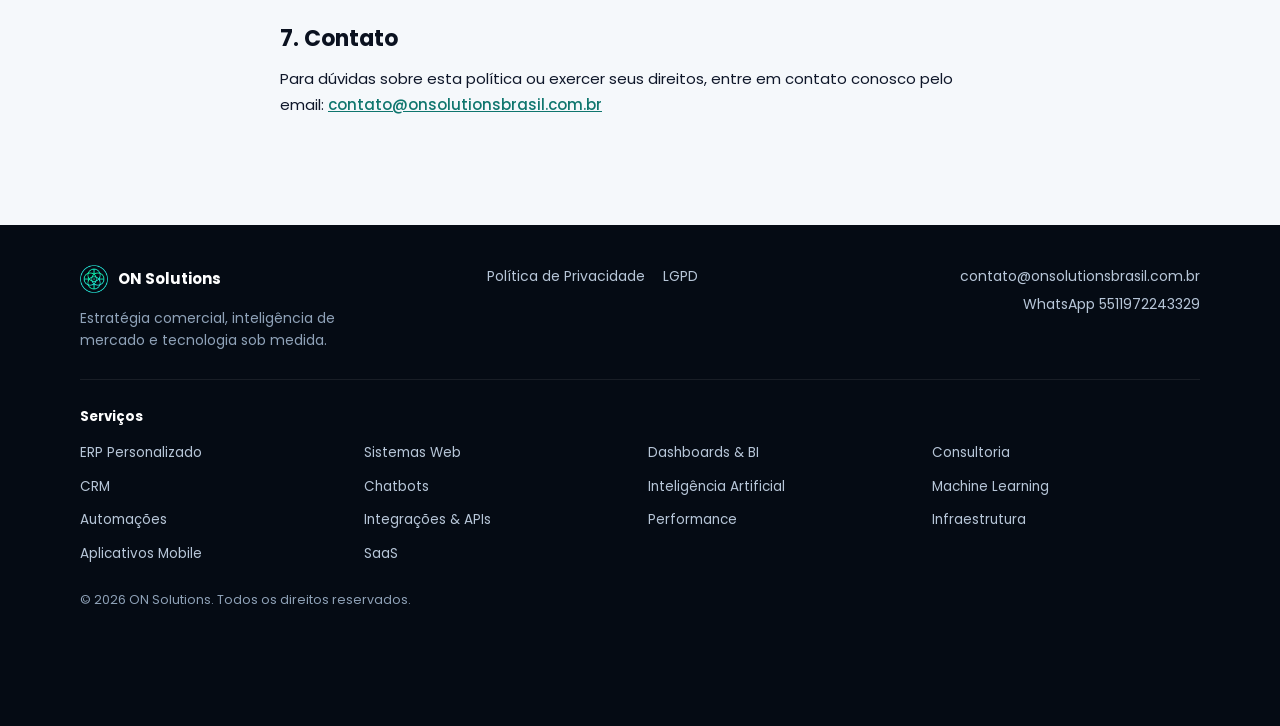
<file: politica-de-privacidade.html>
<!DOCTYPE html>
<html lang="pt-BR">
<head>
<meta charset="UTF-8">
<meta name="viewport" content="width=device-width, initial-scale=1, viewport-fit=cover">
<meta name="theme-color" content="#0B1220">
<title>Política de Privacidade | ON Solutions Brasil</title>
<meta name="robots" content="noindex,follow">
<link rel="icon" type="image/png" sizes="any" href="assets/img/favicon.png">
<link rel="apple-touch-icon" href="assets/img/favicon.png">
<link rel="preconnect" href="https://fonts.googleapis.com">
<link rel="preconnect" href="https://fonts.gstatic.com" crossorigin>
<link href="https://fonts.googleapis.com/css2?family=Poppins:wght@400;500;600;700;800&display=swap" rel="stylesheet">
<link rel="stylesheet" href="css/styles.css">
<link rel="stylesheet" href="css/legal.css?v=4">
<link rel="stylesheet" href="css/footer.css?v=2">
</head>
<body class="l2">
<section class="legal-hero"><div class="legal-in">
  <nav class="crumbs" aria-label="Breadcrumb"><a href="index.html">Home</a><span>/</span><span aria-current="page">Política de Privacidade</span></nav>
  <h1>Política de Privacidade</h1>
  <p>Transparência sobre como tratamos seus dados.</p>
</div></section>

<main class="legal-main"><div class="legal-wrap">
  <p class="updated"><svg width="14" height="14" viewBox="0 0 24 24" aria-hidden="true"><rect x="3" y="4.5" width="18" height="16" rx="2"/><path d="M3 9.5h18M8 2.5v4M16 2.5v4"/></svg> Última atualização: 17/11/2026</p>

  <section class="legal-sec">
    <h2>1. Informações que Coletamos</h2>
    <p>A ON Solutions coleta informações pessoais que você nos fornece voluntariamente ao entrar em contato, assinar nossa newsletter, solicitar orçamentos ou utilizar nossos serviços. As informações podem incluir:</p>
    <ul>
      <li>Nome completo</li>
      <li>Endereço de email</li>
      <li>Número de telefone</li>
      <li>Nome da empresa</li>
      <li>Informações de projeto</li>
    </ul>
  </section>

  <section class="legal-sec">
    <h2>2. Como Utilizamos suas Informações</h2>
    <p>Utilizamos as informações coletadas para:</p>
    <ul>
      <li>Responder às suas solicitações e mensagens</li>
      <li>Enviar orçamentos e propostas comerciais</li>
      <li>Enviar comunicações sobre nossos serviços (com consentimento)</li>
      <li>Melhorar nossos serviços e experiência do usuário</li>
      <li>Cumprir obrigações legais</li>
    </ul>
  </section>

  <section class="legal-sec">
    <h2>3. Compartilhamento de Dados</h2>
    <p>Não vendemos, alugamos ou compartilhamos suas informações pessoais com terceiros para fins de marketing. Podemos compartilhar informações com:</p>
    <ul>
      <li>Prestadores de serviço que nos auxiliam na operação do negócio</li>
      <li>Autoridades legais, quando exigido por lei</li>
    </ul>
  </section>

  <section class="legal-sec">
    <h2>4. Segurança dos Dados</h2>
    <p>Implementamos medidas técnicas e organizacionais para proteger suas informações contra acesso não autorizado, alteração, divulgação ou destruição.</p>
  </section>

  <section class="legal-sec">
    <h2>5. Seus Direitos</h2>
    <p>Você tem o direito de:</p>
    <ul>
      <li>Acessar seus dados pessoais</li>
      <li>Solicitar correção de dados incorretos</li>
      <li>Solicitar exclusão de seus dados</li>
      <li>Revogar consentimento</li>
      <li>Solicitar portabilidade dos dados</li>
    </ul>
  </section>

  <section class="legal-sec">
    <h2>6. Cookies</h2>
    <p>Utilizamos cookies para melhorar sua experiência em nosso site. Consulte nossa <a href="politica-de-cookies.html">Política de Cookies</a> para mais informações.</p>
  </section>

  <section class="legal-sec">
    <h2>7. Contato</h2>
    <p>Para dúvidas sobre esta política ou exercer seus direitos, entre em contato conosco pelo email: <a href="mailto:contato@onsolutionsbrasil.com.br">contato@onsolutionsbrasil.com.br</a></p>
  </section>

</div></main>

<footer class="lfoot"><div class="lfoot-in">
  <div class="lfoot-top">
    <div class="lfoot-brand">
      <a class="lfoot-logo" href="index.html"><img src="assets/img/logo-onsolutions.png" alt="" width="28" height="28"><span>ON Solutions</span></a>
      <p>Estratégia comercial, inteligência de mercado e tecnologia sob medida.</p>
    </div>
    <nav class="lfoot-links" aria-label="Links legais">
      <a href="politica-de-privacidade.html">Política de Privacidade</a>
      <a href="lgpd.html">LGPD</a>
    </nav>
    <div class="lfoot-contact">
      <a href="mailto:contato@onsolutionsbrasil.com.br">contato@onsolutionsbrasil.com.br</a>
      <a href="https://wa.me/5511972243329">WhatsApp 5511972243329</a>
    </div>
  </div>
  <div class="lfoot-services">
    <h2>Serviços</h2>
    <ul>
      <li><span>ERP Personalizado</span></li>
      <li><span>Sistemas Web</span></li>
      <li><span>Dashboards &amp; BI</span></li>
      <li><span>Consultoria</span></li>
      <li><span>CRM</span></li>
      <li><span>Chatbots</span></li>
      <li><a href="index.html">Inteligência Artificial</a></li>
      <li><span>Machine Learning</span></li>
      <li><span>Automações</span></li>
      <li><span>Integrações &amp; APIs</span></li>
      <li><span>Performance</span></li>
      <li><span>Infraestrutura</span></li>
      <li><span>Aplicativos Mobile</span></li>
      <li><span>SaaS</span></li>
    </ul>
  </div>
  <p class="lfoot-copy">© 2026 ON Solutions. Todos os direitos reservados.</p>
</div></footer>
<div class="sticky"><a class="cta" data-wa="Olá, vim do site e gostaria de saber mais sobre os serviços de Inteligência Artificial." data-pos="barra-fixa" data-wa-main href="#"><svg viewBox="0 0 24 24" aria-hidden="true"><path d="M12.04 2C6.58 2 2.13 6.45 2.13 11.91c0 1.75.46 3.45 1.32 4.95L2.05 22l5.25-1.38a9.9 9.9 0 0 0 4.74 1.21c5.46 0 9.91-4.45 9.91-9.91S17.5 2 12.04 2Zm5.8 14.1c-.25.69-1.45 1.32-2 1.37-.5.05-1.13.07-1.82-.11-.42-.13-.96-.31-1.65-.6-2.9-1.25-4.8-4.17-4.95-4.36-.14-.19-1.18-1.57-1.18-3s.75-2.13 1.02-2.42c.26-.29.57-.36.76-.36h.55c.18 0 .42-.07.65.5.25.58.83 2 .9 2.15.07.14.12.31.02.5-.09.19-.14.31-.28.48-.14.17-.3.37-.43.5-.14.14-.29.29-.12.58.17.29.74 1.22 1.59 1.97 1.09.97 2.01 1.27 2.3 1.41.29.14.46.12.63-.07.17-.19.72-.84.91-1.13.19-.29.38-.24.65-.14.26.1 1.67.79 1.96.93.29.14.48.22.55.34.07.12.07.7-.18 1.39Z"/></svg><span>Pedir orçamento no WhatsApp</span><svg class="arr" viewBox="0 0 24 24" aria-hidden="true"><path d="M5 12h14M13 6l6 6-6 6"/></svg></a></div>
<script src="js/main.js"></script>
</body>
</html>
</file>
<file: css/styles.css>
/* =========================================================================
   ON Solutions Brasil — LP09 Inteligência Artificial para Empresas
   Folha de estilos extraída da referência, preservando a identidade visual.
   ========================================================================= */

/* ---- Variáveis de identidade visual ---- */
:root {
  --ink: #0B1220;
  --navy: #0F172A;
  --bg: #F5F8FB;
  --line: #E2E8F0;
  --text: #0F172A;
  --soft: #52627A;
  --mint: #5EEAD4;
  --teal: #0D9488;
  --tealD: #0F766E;
  --wa: #25D366;
  --waD: #1EBE5B;
  --font: "Poppins", "Segoe UI", system-ui, -apple-system, sans-serif;
}

/* ---- Reset e base ---- */
*,
*::before,
*::after {
  box-sizing: border-box;
}

html {
  scroll-behavior: smooth;
  -webkit-text-size-adjust: 100%;
}

body {
  margin: 0;
  font-family: var(--font);
  color: var(--text);
  background: var(--bg);
  line-height: 1.55;
  font-size: 16px;
  -webkit-font-smoothing: antialiased;
  overflow-x: hidden;
}

h1,
h2,
h3,
p,
ul {
  margin: 0;
}

ul {
  padding: 0;
  list-style: none;
}

a {
  color: inherit;
}

img {
  display: block;
  max-width: 100%;
}

.w {
  width: min(1120px, 100% - 32px);
  margin-inline: auto;
}

:focus-visible {
  outline: 3px solid var(--teal);
  outline-offset: 3px;
  border-radius: 10px;
}

.top :focus-visible,
.hero :focus-visible,
.proof :focus-visible,
.final :focus-visible,
.sticky :focus-visible {
  outline-color: var(--mint);
}

/* ---- Header ---- */
.top {
  position: sticky;
  top: 0;
  z-index: 50;
  background: rgba(11, 18, 32, .92);
  backdrop-filter: blur(12px);
  -webkit-backdrop-filter: blur(12px);
  border-bottom: 1px solid rgba(255, 255, 255, .08);
}

.top-in {
  display: flex;
  align-items: center;
  justify-content: space-between;
  height: 60px;
  gap: 12px;
}

.brand {
  display: flex;
  align-items: center;
  gap: 10px;
  color: #fff;
  font-weight: 600;
  font-size: 15px;
  letter-spacing: -.02em;
  white-space: nowrap;
}

.brand img {
  width: 32px;
  height: 32px;
}

.top-r {
  display: flex;
  align-items: center;
  gap: 18px;
}

.top-phone {
  display: none;
  color: #CBD5E1;
  font-weight: 500;
  font-size: 15px;
  text-decoration: none;
}

.top-phone:hover {
  color: var(--mint);
}

.top-btn {
  display: inline-flex;
  align-items: center;
  gap: 8px;
  background: var(--wa);
  color: #06240F;
  font-weight: 700;
  font-size: 14px;
  padding: 10px 16px;
  border-radius: 999px;
  text-decoration: none;
  white-space: nowrap;
}

.top-btn svg {
  width: 18px;
  height: 18px;
  fill: currentColor;
}

@media (max-width: 400px) {
  .brand .br {
    display: none;
  }
}

/* ---- Hero ---- */
.hero {
  background: radial-gradient(90% 70% at 100% 0%, rgba(94, 234, 212, .22), transparent 60%),
    radial-gradient(80% 60% at 0% 100%, rgba(13, 148, 136, .32), transparent 62%),
    linear-gradient(165deg, #0B1220 0%, #0F2D3A 62%, #134E4A 100%);
  color: #fff;
  padding: 26px 0 44px;
}

.hero-grid {
  display: grid;
  gap: 26px;
}

.badge {
  display: inline-flex;
  align-items: center;
  gap: 8px;
  font-size: 13px;
  font-weight: 600;
  color: var(--mint);
  background: rgba(94, 234, 212, .10);
  border: 1px solid rgba(94, 234, 212, .30);
  padding: 6px 12px;
  border-radius: 999px;
}

.badge i {
  width: 8px;
  height: 8px;
  border-radius: 50%;
  background: var(--mint);
  animation: ping 2s infinite;
}

@keyframes ping {
  0% {
    box-shadow: 0 0 0 0 rgba(94, 234, 212, .6);
  }

  70%,
  100% {
    box-shadow: 0 0 0 10px rgba(94, 234, 212, 0);
  }
}

.h {
  font-size: clamp(29px, 8.4vw, 54px);
  line-height: 1.05;
  font-weight: 800;
  letter-spacing: -.04em;
  margin-top: 16px;
}

.h mark {
  background: none;
  color: var(--mint);
}

.sub {
  margin-top: 14px;
  font-size: clamp(17px, 4.5vw, 20px);
  line-height: 1.45;
  color: #CBD7E4;
  max-width: 560px;
}

.points {
  display: none;
}

.cta {
  position: relative;
  display: flex;
  align-items: center;
  justify-content: center;
  gap: 12px;
  width: 100%;
  min-height: 62px;
  padding: 16px 22px;
  border-radius: 18px;
  background: var(--wa);
  color: #06240F;
  font-family: inherit;
  font-weight: 700;
  font-size: 18px;
  line-height: 1.2;
  text-decoration: none;
  text-align: center;
  box-shadow: 0 14px 34px -10px rgba(37, 211, 102, .65), inset 0 -3px 0 rgba(0, 0, 0, .12);
  overflow: hidden;
  transition: transform .15s, background .15s;
  -webkit-tap-highlight-color: transparent;
}

.cta:hover {
  background: var(--waD);
}

.cta:active {
  transform: translateY(1px) scale(.99);
}

.cta svg {
  width: 26px;
  height: 26px;
  flex: none;
  fill: currentColor;
}

.cta .arr {
  width: 22px;
  height: 22px;
  fill: none;
  stroke: currentColor;
  stroke-width: 2.6;
  stroke-linecap: round;
  stroke-linejoin: round;
}

.cta::after {
  content: "";
  position: absolute;
  inset: 0;
  background: linear-gradient(110deg, transparent 30%, rgba(255, 255, 255, .45) 50%, transparent 70%);
  transform: translateX(-120%);
  animation: shine 3.4s ease-in-out infinite;
  pointer-events: none;
}

@keyframes shine {

  0%,
  55% {
    transform: translateX(-120%);
  }

  100% {
    transform: translateX(120%);
  }
}

.trust {
  display: flex;
  flex-wrap: wrap;
  gap: 8px 16px;
  margin-top: 16px;
  font-size: 13.5px;
  color: #B7C6D8;
}

.trust span {
  display: inline-flex;
  align-items: center;
  gap: 7px;
}

.trust span::before,
.points li::before,
.offer li::before {
  content: "";
  flex: none;
  width: 16px;
  height: 16px;
  border-radius: 50%;
  background: var(--mint) url("data:image/svg+xml,%3Csvg xmlns='http://www.w3.org/2000/svg' viewBox='0 0 24 24' fill='none' stroke='%230B1220' stroke-width='4' stroke-linecap='round' stroke-linejoin='round'%3E%3Cpath d='M5 12.5l4.5 4.5L19 7.5'/%3E%3C/svg%3E") center/10px no-repeat;
}

.chat {
  display: block;
  text-decoration: none;
  color: #fff;
  background: rgba(255, 255, 255, .06);
  border: 1px solid rgba(255, 255, 255, .14);
  border-radius: 24px;
  padding: 14px;
  backdrop-filter: blur(8px);
  -webkit-backdrop-filter: blur(8px);
}

.chat-head {
  display: flex;
  align-items: center;
  gap: 10px;
  padding: 4px 6px 12px;
  border-bottom: 1px solid rgba(255, 255, 255, .10);
}

.chat-head img {
  width: 38px;
  height: 38px;
  border-radius: 50%;
  background: #0B1220;
  padding: 4px;
}

.chat-head b {
  display: block;
  font-size: 15px;
  line-height: 1.2;
}

.chat-head small {
  font-size: 12px;
  color: #9FB2C7;
}

.chat-body {
  padding: 16px 4px 4px;
  display: flex;
  flex-direction: column;
  gap: 12px;
}

.bubble {
  align-self: flex-end;
  max-width: 92%;
  background: #005C4B;
  color: #E9FFF7;
  border-radius: 16px 16px 4px 16px;
  padding: 12px 14px;
  font-size: 15px;
  line-height: 1.45;
  box-shadow: 0 8px 18px -10px rgba(0, 0, 0, .6);
}

.chat-hint {
  font-size: 12.5px;
  color: #9FB2C7;
  text-align: center;
}

/* ---- Seções genéricas ---- */
.sec {
  padding: 52px 0;
}

.sec-w {
  background: #fff;
}

.eyebrow {
  font-size: 13px;
  font-weight: 700;
  color: var(--tealD);
  letter-spacing: .02em;
}

.t2 {
  font-size: clamp(26px, 6.8vw, 40px);
  line-height: 1.1;
  font-weight: 800;
  letter-spacing: -.035em;
  margin-top: 8px;
}

.lead2 {
  margin-top: 12px;
  color: var(--soft);
  font-size: 16.5px;
  max-width: 620px;
}

/* ---- Dores / seleção de desafios ---- */
.pains {
  display: grid;
  gap: 12px;
  margin-top: 24px;
}

.pain {
  display: flex;
  align-items: center;
  gap: 14px;
  width: 100%;
  min-height: 68px;
  padding: 14px 16px;
  border-radius: 18px;
  background: #fff;
  border: 1.5px solid var(--line);
  font-family: inherit;
  font-weight: 600;
  font-size: 17px;
  line-height: 1.3;
  letter-spacing: -.01em;
  color: inherit;
  text-align: left;
  cursor: pointer;
  transition: border-color .15s, background .15s, transform .15s;
  -webkit-tap-highlight-color: transparent;
}

.pain:hover {
  border-color: #9DDBB8;
}

.pain:active {
  transform: scale(.99);
}

.pain .qt {
  flex: 1;
}

.pain .ck {
  flex: none;
  width: 30px;
  height: 30px;
  border-radius: 50%;
  border: 2px solid #C5D0DD;
  display: grid;
  place-items: center;
  transition: background .15s, border-color .15s;
}

.pain .ck svg {
  width: 16px;
  height: 16px;
  fill: none;
  stroke: #fff;
  stroke-width: 3.4;
  stroke-linecap: round;
  stroke-linejoin: round;
  opacity: 0;
}

.pain[aria-pressed=true] {
  border-color: var(--wa);
  background: #F0FFF6;
}

.pain[aria-pressed=true] .ck {
  background: var(--wa);
  border-color: var(--wa);
}

.pain[aria-pressed=true] .ck svg {
  opacity: 1;
}

.pains-hint {
  margin-top: 14px;
  font-size: 14px;
  color: var(--soft);
  text-align: center;
  min-height: 21px;
}

/* ---- Benefícios ---- */
.bens {
  display: grid;
  gap: 14px;
  margin-top: 26px;
}

.ben {
  background: var(--bg);
  border: 1px solid var(--line);
  border-radius: 20px;
  padding: 20px;
}

.bi {
  width: 46px;
  height: 46px;
  border-radius: 14px;
  background: linear-gradient(135deg, #0F2D3A, #134E4A);
  display: grid;
  place-items: center;
  margin-bottom: 14px;
}

.bi svg {
  width: 24px;
  height: 24px;
  stroke: var(--mint);
  fill: none;
  stroke-width: 2;
  stroke-linecap: round;
  stroke-linejoin: round;
}

.ben h3 {
  font-size: 18px;
  font-weight: 700;
  letter-spacing: -.02em;
  line-height: 1.25;
}

.ben p {
  margin-top: 6px;
  color: var(--soft);
  font-size: 15px;
}

/* ---- Prova social / indicadores ---- */
.proof {
  background: #0B1220;
  color: #fff;
}

.proof .eyebrow {
  color: var(--mint);
}

.stats {
  display: grid;
  grid-template-columns: 1fr 1fr;
  gap: 12px;
  margin-top: 22px;
}

.stat {
  background: rgba(255, 255, 255, .06);
  border: 1px solid rgba(255, 255, 255, .12);
  border-radius: 18px;
  padding: 16px;
}

.stat b {
  display: block;
  font-size: 34px;
  font-weight: 800;
  letter-spacing: -.04em;
  line-height: 1;
  color: var(--mint);
}

.stat span {
  display: block;
  margin-top: 6px;
  font-size: 13px;
  color: #B7C6D8;
}

.stat.wide {
  grid-column: 1/-1;
}

.stat.wide b {
  font-size: 26px;
}

/* ---- Carrossel de clientes ---- */
.marq {
  margin-top: 22px;
  overflow-x: auto;
  scrollbar-width: none;
  -webkit-mask-image: linear-gradient(90deg, transparent, #000 8%, #000 92%, transparent);
  mask-image: linear-gradient(90deg, transparent, #000 8%, #000 92%, transparent);
}

.marq::-webkit-scrollbar {
  display: none;
}

.marq.is-looping {
  overflow: hidden;
}

.track {
  display: flex;
  width: max-content;
}

.marq.is-looping .track {
  animation: mq var(--dur, 40s) linear infinite;
  will-change: transform;
}

.marq.is-looping.is-paused .track {
  animation-play-state: paused;
}

@keyframes mq {
  to {
    transform: translateX(-50%);
  }
}

.chip {
  flex: none;
  width: 168px;
  height: 64px;
  margin-right: 12px;
  background: #fff;
  border-radius: 14px;
  display: flex;
  align-items: center;
  justify-content: center;
  padding: 10px 16px;
}

.chip img {
  max-width: 136px;
  max-height: 42px;
  width: auto;
  height: auto;
  object-fit: contain;
}

.chip .wm {
  font-weight: 700;
  font-size: 19px;
  letter-spacing: -.03em;
  color: #0F172A;
}

/* ---- Como funciona ---- */
.steps2 {
  display: grid;
  gap: 12px;
  margin-top: 24px;
}

.st {
  display: flex;
  gap: 16px;
  align-items: flex-start;
  background: #fff;
  border: 1px solid var(--line);
  border-radius: 20px;
  padding: 18px;
}

.st .n {
  flex: none;
  width: 44px;
  height: 44px;
  border-radius: 14px;
  background: var(--navy);
  color: var(--mint);
  font-weight: 800;
  font-size: 20px;
  display: grid;
  place-items: center;
}

.st b {
  display: block;
  font-size: 17px;
  line-height: 1.3;
}

.st p {
  color: var(--soft);
  font-size: 15px;
  margin-top: 2px;
}

/* ---- Oferta / conversa gratuita ---- */
.offer {
  background: linear-gradient(160deg, #0F2D3A, #134E4A);
  border-radius: 26px;
  color: #fff;
  padding: 26px 22px;
}

.offer .t2 {
  margin-top: 6px;
}

.offer ul {
  display: grid;
  gap: 12px;
  margin: 18px 0 24px;
}

.offer li {
  display: flex;
  gap: 12px;
  align-items: flex-start;
  font-size: 16.5px;
  line-height: 1.4;
}

.offer li::before {
  margin-top: 2px;
  width: 20px;
  height: 20px;
  background-size: 12px;
}

/* ---- FAQ ---- */
#duvidas {
  text-align: center;
}

#duvidas .faq {
  text-align: left;
  margin-inline: auto;
}

.faq {
  display: grid;
  gap: 10px;
  margin-top: 22px;
}

details {
  background: #fff;
  border: 1px solid var(--line);
  border-radius: 16px;
}

summary {
  cursor: pointer;
  list-style: none;
  padding: 18px;
  font-weight: 600;
  font-size: 16.5px;
  display: flex;
  justify-content: space-between;
  gap: 12px;
  align-items: center;
  min-height: 58px;
  -webkit-tap-highlight-color: transparent;
}

summary::-webkit-details-marker {
  display: none;
}

summary::after {
  content: "+";
  font-size: 26px;
  line-height: 1;
  color: var(--tealD);
  flex: none;
}

details[open] summary::after {
  content: "–";
}

details p {
  padding: 0 18px 18px;
  color: var(--soft);
  font-size: 15.5px;
}

/* ---- CTA final ---- */
.final {
  background: radial-gradient(90% 80% at 50% 0%, rgba(94, 234, 212, .18), transparent 60%), #0B1220;
  color: #fff;
  text-align: center;
  padding: 58px 0 64px;
}

.final .h2 {
  font-size: clamp(28px, 7.4vw, 44px);
  font-weight: 800;
  letter-spacing: -.04em;
  line-height: 1.08;
}

.final p.lead3 {
  color: #C0CEDC;
  margin: 14px auto 26px;
  max-width: 520px;
  font-size: 16.5px;
}

.note {
  margin-top: 14px;
  font-size: 13.5px;
  color: #93A7BD;
}

/* ---- Footer ---- */
.foot {
  background: #070D18;
  color: #8FA2B8;
  padding: 28px 0 calc(28px + 84px);
  font-size: 13.5px;
}

.foot-in {
  display: grid;
  gap: 14px;
}

.foot a {
  color: #B7C6D8;
  text-decoration: none;
}

.foot a:hover {
  text-decoration: underline;
}

.foot .lk {
  display: flex;
  flex-wrap: wrap;
  gap: 6px 18px;
}

/* ---- Botão fixo (sticky) ---- */
.sticky {
  position: fixed;
  left: 0;
  right: 0;
  bottom: 0;
  z-index: 60;
  padding: 10px 14px calc(10px + env(safe-area-inset-bottom));
  background: rgba(11, 18, 32, .94);
  backdrop-filter: blur(12px);
  -webkit-backdrop-filter: blur(12px);
  border-top: 1px solid rgba(255, 255, 255, .10);
  animation: up .5s .5s both;
}

@keyframes up {
  from {
    transform: translateY(110%);
  }

  to {
    transform: none;
  }
}

.sticky .cta {
  min-height: 58px;
  font-size: 17px;
  max-width: 520px;
  margin-inline: auto;
  box-shadow: 0 10px 26px -10px rgba(37, 211, 102, .6), inset 0 -3px 0 rgba(0, 0, 0, .12);
}

/* ---- Índice auxiliar (presente na referência) ---- */
.idx {
  display: grid;
  gap: 12px;
  margin-top: 22px;
}

.idx a {
  display: block;
  background: #fff;
  border: 1px solid var(--line);
  border-radius: 16px;
  padding: 16px;
  text-decoration: none;
}

.idx b {
  display: block;
  font-size: 17px;
}

.idx span {
  display: block;
  color: var(--soft);
  font-size: 14.5px;
  margin-top: 2px;
}

.idx code {
  display: block;
  margin-top: 8px;
  font-size: 12.5px;
  background: var(--bg);
  padding: 6px 8px;
  border-radius: 8px;
  word-break: break-all;
  color: #334155;
}

/* ===================== RESPONSIVIDADE / BREAKPOINTS ===================== */

@media (max-width: 430px) {
  .cta .arr {
    display: none;
  }

  .cta {
    padding: 16px 16px;
    font-size: 17px;
    gap: 10px;
  }
}

@media (max-width: 380px) {

  .cta,
  .sticky .cta {
    font-size: 16px;
    gap: 10px;
    padding: 14px 14px;
  }
}

@media (max-width: 340px) {

  .cta,
  .sticky .cta {
    font-size: 14.5px;
    gap: 8px;
    padding: 14px 10px;
  }

  .cta svg {
    width: 22px;
    height: 22px;
  }
}

@media (min-width: 860px) {
  .top-in {
    height: 68px;
  }

  .top-phone {
    display: block;
  }

  .hero {
    padding: 64px 0 88px;
  }

  .hero-grid {
    grid-template-columns: 1.1fr .9fr;
    align-items: center;
    gap: 56px;
  }

  .points {
    display: grid;
    gap: 10px;
    margin-top: 20px;
    font-size: 16.5px;
    color: #E2E8F0;
  }

  .points li {
    display: flex;
    gap: 10px;
    align-items: center;
  }

  .sec {
    padding: 84px 0;
  }

  .pains {
    grid-template-columns: 1fr 1fr;
  }

  .bens {
    grid-template-columns: repeat(4, 1fr);
  }

  .steps2 {
    grid-template-columns: repeat(3, 1fr);
  }

  .stats {
    grid-template-columns: repeat(3, 1fr);
  }

  .stat.wide {
    grid-column: auto;
  }

  .offer {
    padding: 44px 48px;
    display: grid;
    grid-template-columns: 1.2fr 1fr;
    gap: 32px;
    align-items: center;
  }

  .offer ul {
    margin: 0;
  }

  .foot-in {
    grid-template-columns: 1fr auto;
    align-items: center;
  }

  .faq {
    max-width: 820px;
  }
}

/* ---- Ajustes complementares (segunda camada da referência) ---- */
.w {
  width: min(1120px, 100% - 40px);
}

body {
  line-height: 1.6;
}

.top {
  transition: transform .3s ease;
}

.top.hide {
  transform: translateY(-100%);
}

.hero {
  padding: 40px 0 64px;
}

.hero-grid {
  gap: 40px;
}

.h {
  margin-top: 22px;
  line-height: 1.08;
}

.badge {
  padding: 7px 14px;
}

.sub {
  margin-top: 22px;
  line-height: 1.6;
}

.trust {
  margin-top: 30px;
  gap: 12px 20px;
}

.chat {
  padding: 20px;
  border-radius: 28px;
}

.chat-head {
  padding: 4px 6px 16px;
}

.chat-body {
  padding: 22px 4px 6px;
  gap: 16px;
}

.bubble {
  padding: 15px 17px;
}

.sec {
  padding: 76px 0;
}

.t2 {
  margin-top: 14px;
  line-height: 1.14;
}

.lead2 {
  margin-top: 18px;
  line-height: 1.65;
  max-width: 600px;
}

.pains {
  margin-top: 36px;
  gap: 16px;
}

.pain {
  min-height: 80px;
  padding: 18px 20px;
  line-height: 1.4;
}

.pains-hint {
  margin-top: 22px;
}

.bens {
  margin-top: 40px;
  gap: 20px;
}

.ben {
  padding: 28px 26px;
  border-radius: 22px;
}

.bi {
  margin-bottom: 20px;
}

.ben p {
  margin-top: 10px;
  line-height: 1.6;
}

.stats {
  margin-top: 34px;
  gap: 16px;
}

.stat {
  padding: 22px;
}

.marq {
  margin-top: 36px;
}

.chip {
  width: 176px;
  height: 70px;
  margin-right: 16px;
}

.steps2 {
  margin-top: 34px;
  gap: 16px;
}

.st {
  padding: 24px 22px;
  gap: 18px;
  border-radius: 22px;
}

.st p {
  margin-top: 6px;
  line-height: 1.6;
}

.offer {
  padding: 34px 26px;
  border-radius: 28px;
}

.offer .t2 {
  margin-top: 10px;
}

.offer ul {
  gap: 16px;
  margin: 24px 0 0;
}

.faq {
  margin-top: 34px;
  gap: 14px;
}

summary {
  padding: 22px;
}

details p {
  padding: 0 22px 22px;
  line-height: 1.7;
}

.final {
  padding: 84px 0 92px;
}

.final p.lead3 {
  margin: 20px auto 0;
  line-height: 1.65;
}

.note {
  margin-top: 18px;
}

.foot {
  padding-top: 40px;
}

.idx {
  gap: 18px;
  margin-top: 32px;
}

.idx a {
  padding: 22px;
}

@media (max-width: 380px) {
  .w {
    width: min(1120px, 100% - 32px);
  }
}

@media (min-width: 860px) {
  .w {
    width: min(1120px, 100% - 64px);
  }

  .hero {
    padding: 96px 0 120px;
  }

  .hero-grid {
    gap: 80px;
  }

  .sec {
    padding: 120px 0;
  }

  .lead2 {
    font-size: 17.5px;
  }

  .pains {
    gap: 20px;
  }

  .bens {
    gap: 24px;
  }

  .steps2 {
    gap: 20px;
  }

  .offer {
    padding: 52px 56px;
    gap: 48px;
  }

  .final {
    padding: 112px 0 120px;
  }
}

/* ---- Preferência por movimento reduzido ---- */
@media (prefers-reduced-motion: reduce) {
  * {
    animation: none !important;
    transition: none !important;
  }

  html {
    scroll-behavior: auto;
  }
}
</file>
<file: css/footer.css>
/* Rodapé compartilhado (landing page e páginas legais) */
.lfoot { background: #050B14; color: #8FA2B8; padding: 40px 0 calc(32px + 84px); font-size: 14px; }
.lfoot-in { width: min(1120px, 100% - 48px); margin-inline: auto; }
.lfoot-top { display: grid; gap: 28px; padding-bottom: 28px; }
.lfoot a { color: #B7C6D8; text-decoration: none; }
.lfoot a:hover { color: #fff; text-decoration: underline; }
.lfoot-logo { display: inline-flex; align-items: center; gap: 10px; color: #fff !important; font-weight: 700; font-size: 15px; margin-bottom: 14px; }
.lfoot-brand p { max-width: 280px; line-height: 1.6; }
.lfoot-links { display: flex; flex-wrap: wrap; gap: 10px 18px; align-content: flex-start; }
.lfoot-contact { display: grid; gap: 6px; align-content: flex-start; }
.lfoot-top { border-bottom: 1px solid rgba(255, 255, 255, .08); }
.lfoot-services { padding-top: 26px; }
.lfoot-services h2 { margin: 0 0 14px; font-size: 13.5px; font-weight: 700; color: #fff; }
.lfoot-services ul { list-style: none; margin: 0; padding: 0; display: grid; grid-template-columns: repeat(2, 1fr); gap: 12px 16px; }
.lfoot-services li { font-size: 13.5px; color: #B7C6D8; }
.lfoot-copy { padding-top: 26px; font-size: 12.5px; }
@media (min-width: 860px) {
  .lfoot-top { grid-template-columns: 1.1fr 1.3fr auto; gap: 40px; }
  .lfoot-links { max-width: 340px; }
  .lfoot-contact { text-align: right; justify-items: end; }
  .lfoot-services ul { grid-template-columns: repeat(4, 1fr); }
}
</file>
<file: css/legal.css>
/* Páginas legais: hero escuro com breadcrumb e conteúdo em coluna única */
.legal-hero {
  background:
    radial-gradient(60% 120% at 100% 0%, rgba(45, 120, 120, .55), transparent 65%),
    radial-gradient(50% 90% at 0% 100%, rgba(13, 148, 136, .28), transparent 70%),
    linear-gradient(135deg, #0B1220 0%, #0E2230 60%, #0F3A3F 100%);
  color: #fff;
  padding: 40px 0 44px;
}
.legal-in { width: min(1000px, 100% - 32px); margin-inline: auto; }
.crumbs { display: flex; flex-wrap: wrap; gap: 8px; font-size: 12px; margin-bottom: 14px; color: #A9C4CC; }
.crumbs a { color: #fff; text-decoration: none; font-weight: 500; }
.crumbs a:hover { text-decoration: underline; }
.legal-hero h1 { font-size: clamp(28px, 6vw, 40px); line-height: 1.15; font-weight: 700; letter-spacing: -.02em; margin-bottom: 14px; }
.legal-hero p { font-size: clamp(15px, 3.6vw, 18px); color: #D5E4E8; }

.legal-main { padding: 48px 0 72px; }
.legal-wrap { width: min(720px, 100% - 32px); margin-inline: auto; }
.updated {
  display: inline-flex;
  align-items: center;
  gap: 6px;
  font-size: 12px;
  font-weight: 500;
  color: var(--tealD);
  background: #E6FBF7;
  border: 1px solid #A7EDE1;
  border-radius: 999px;
  padding: 5px 12px;
  margin-bottom: 28px;
}
.updated svg { width: 14px; height: 14px; fill: none; stroke: currentColor; stroke-width: 2; stroke-linecap: round; stroke-linejoin: round; }

.legal-sec { margin-bottom: 34px; }
.legal-sec h2 { font-size: clamp(18px, 4.5vw, 22px); line-height: 1.3; font-weight: 700; color: var(--ink); margin-bottom: 12px; }
.legal-sec h3 { font-size: 15px; font-weight: 700; color: var(--ink); margin: 18px 0 6px; }
.legal-sec p { color: var(--text); font-size: 15px; line-height: 1.75; margin-bottom: 12px; }
.legal-sec p:last-child { margin-bottom: 0; }
.legal-sec ul { display: grid; gap: 8px; margin: 0 0 12px; }
.legal-sec li { position: relative; padding-left: 20px; font-size: 15px; line-height: 1.6; color: var(--text); }
.legal-sec li::before { content: ""; position: absolute; left: 4px; top: .62em; width: 6px; height: 6px; border-radius: 50%; background: var(--teal); }
.legal-sec strong { font-weight: 600; }
.legal-sec a { color: var(--tealD); font-weight: 500; word-break: break-word; }
.legal-sec a:hover { color: var(--teal); }

.legal-foot { padding-bottom: calc(28px + 84px); }

@media (min-width: 860px) {
  .legal-hero { padding: 48px 0 52px; }
}
</file>
